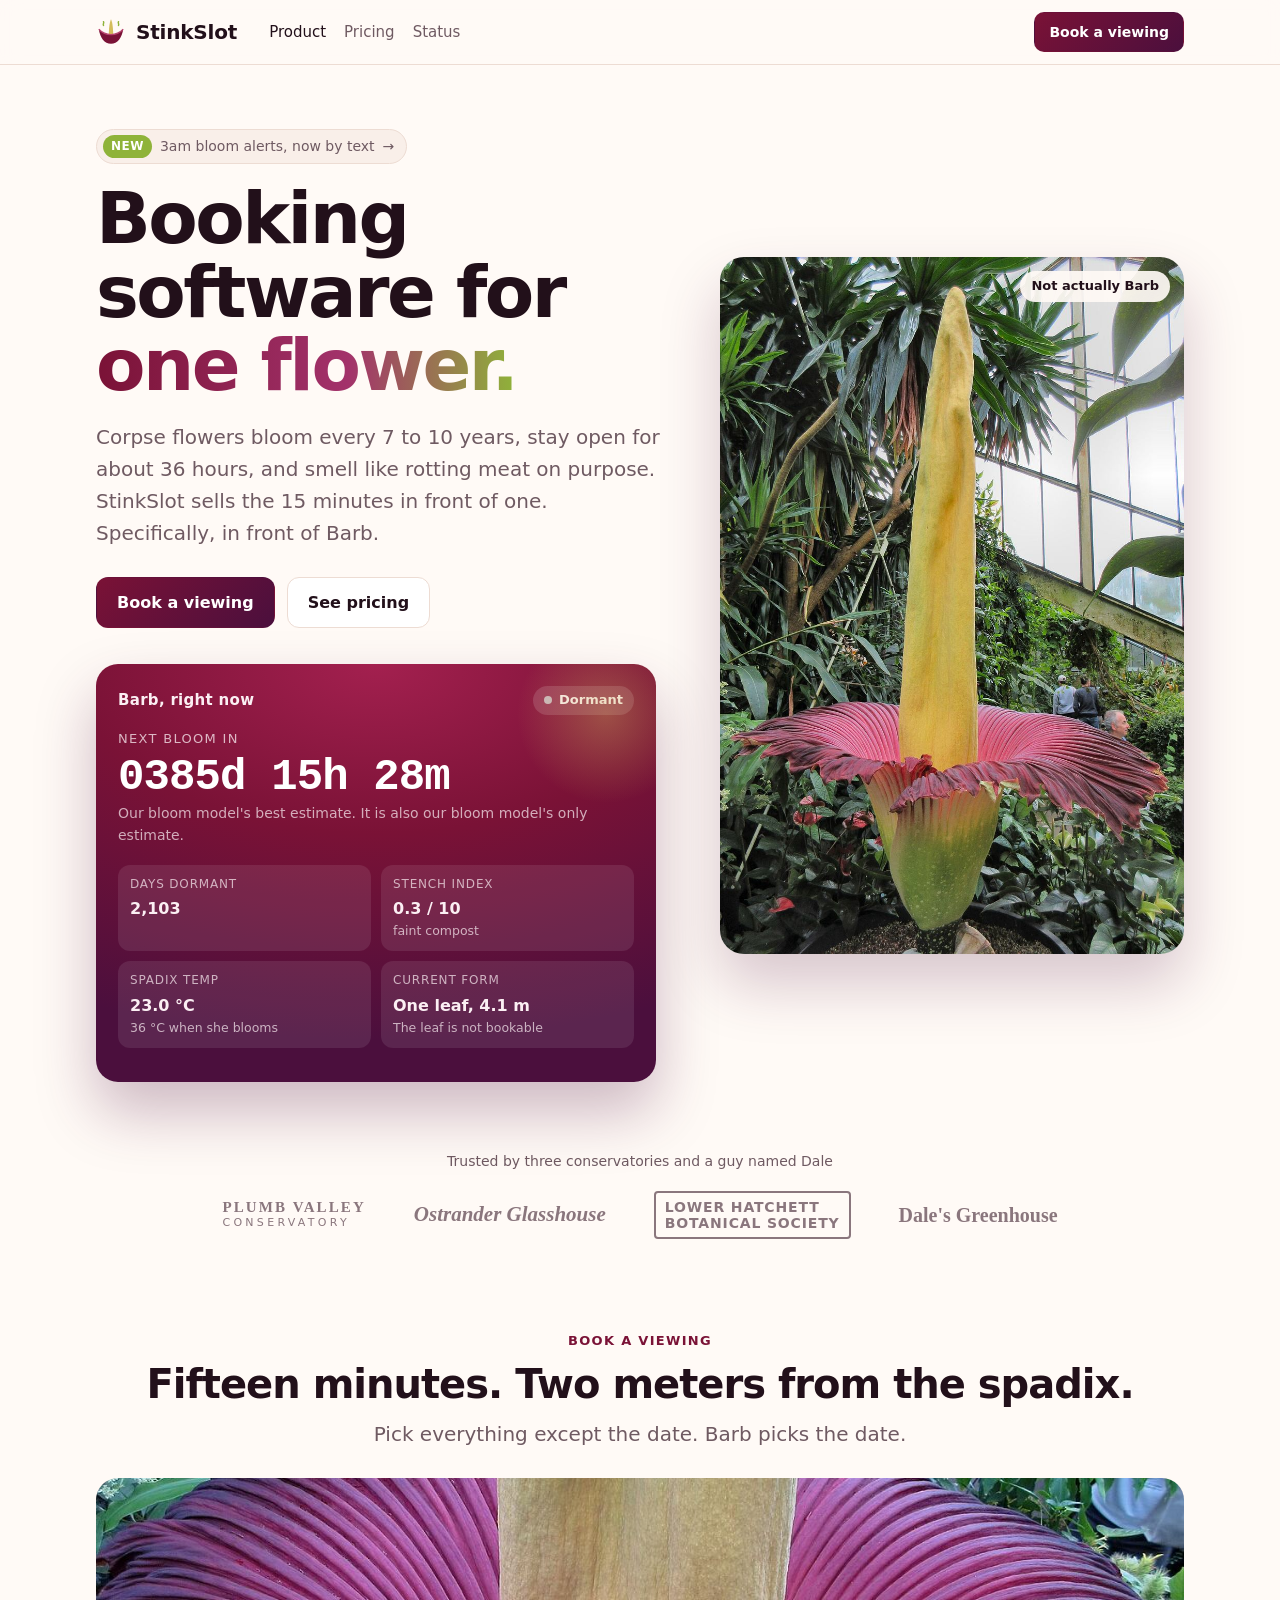
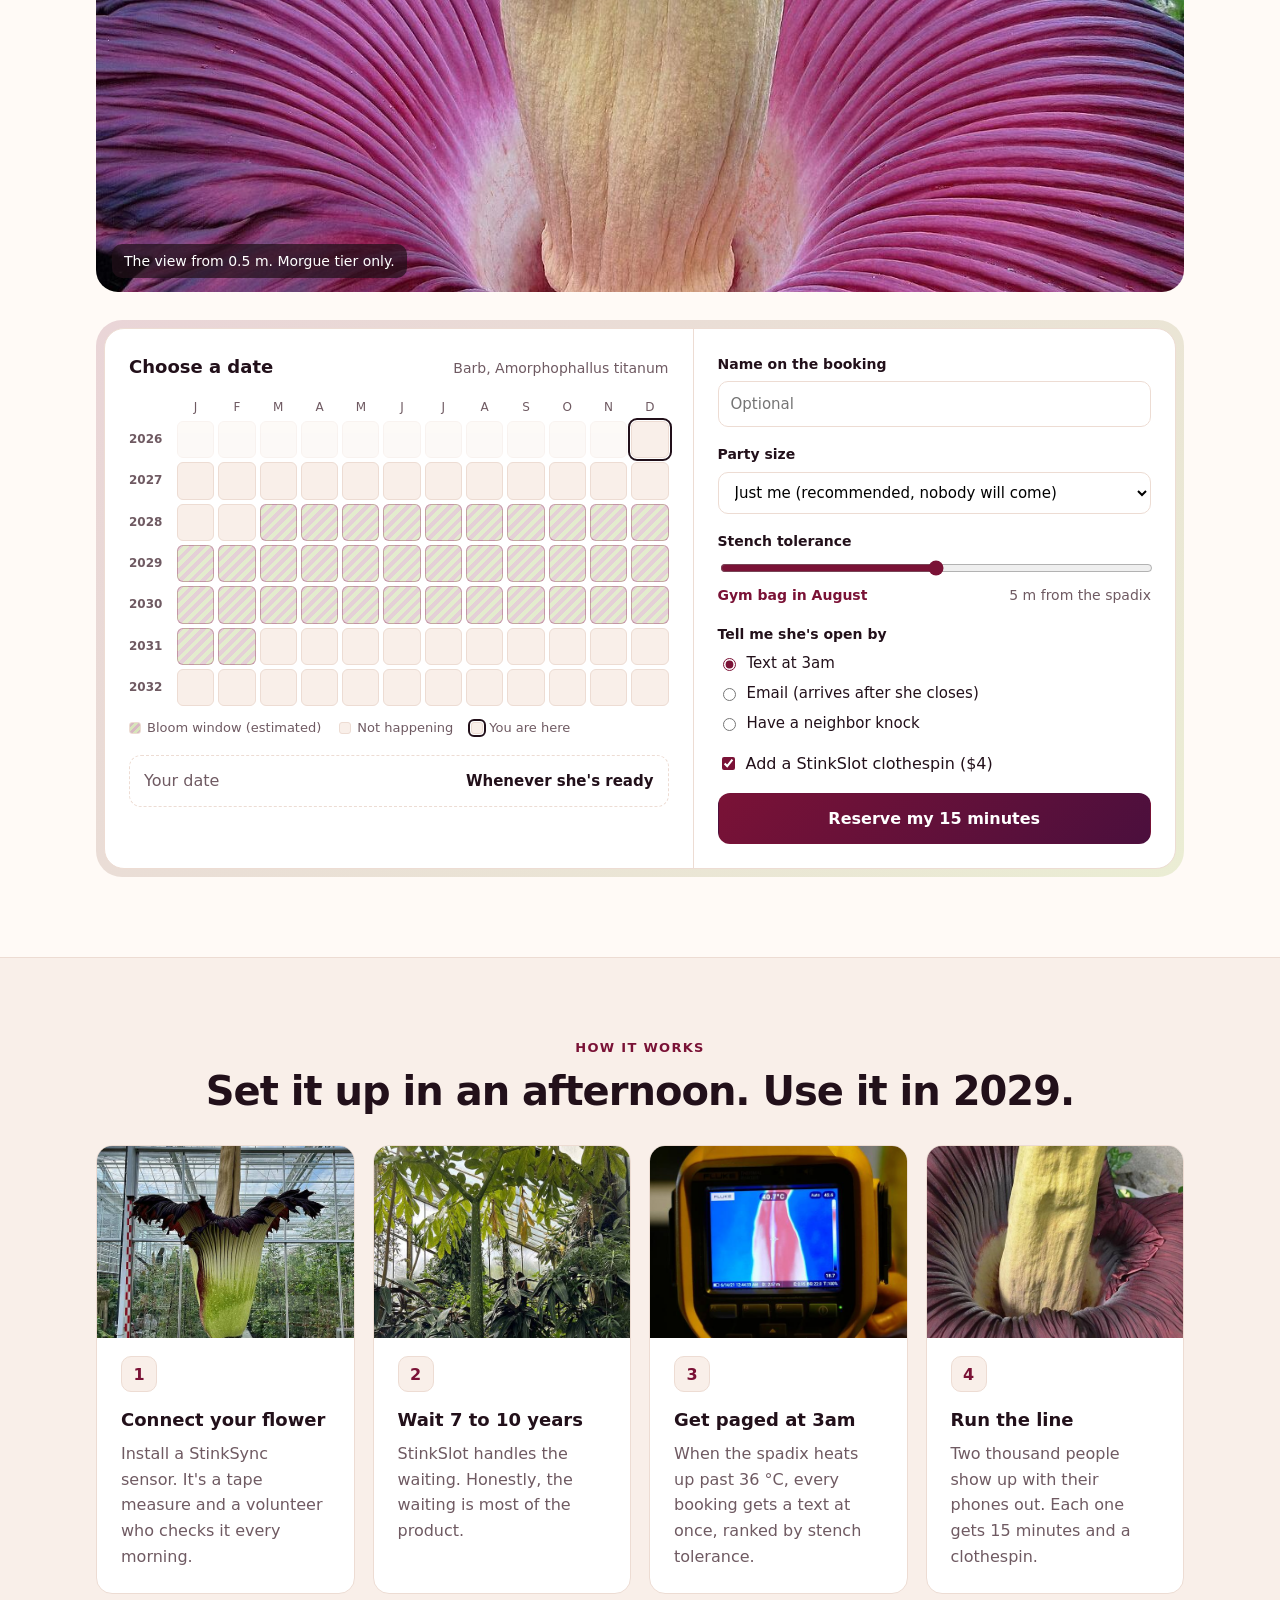
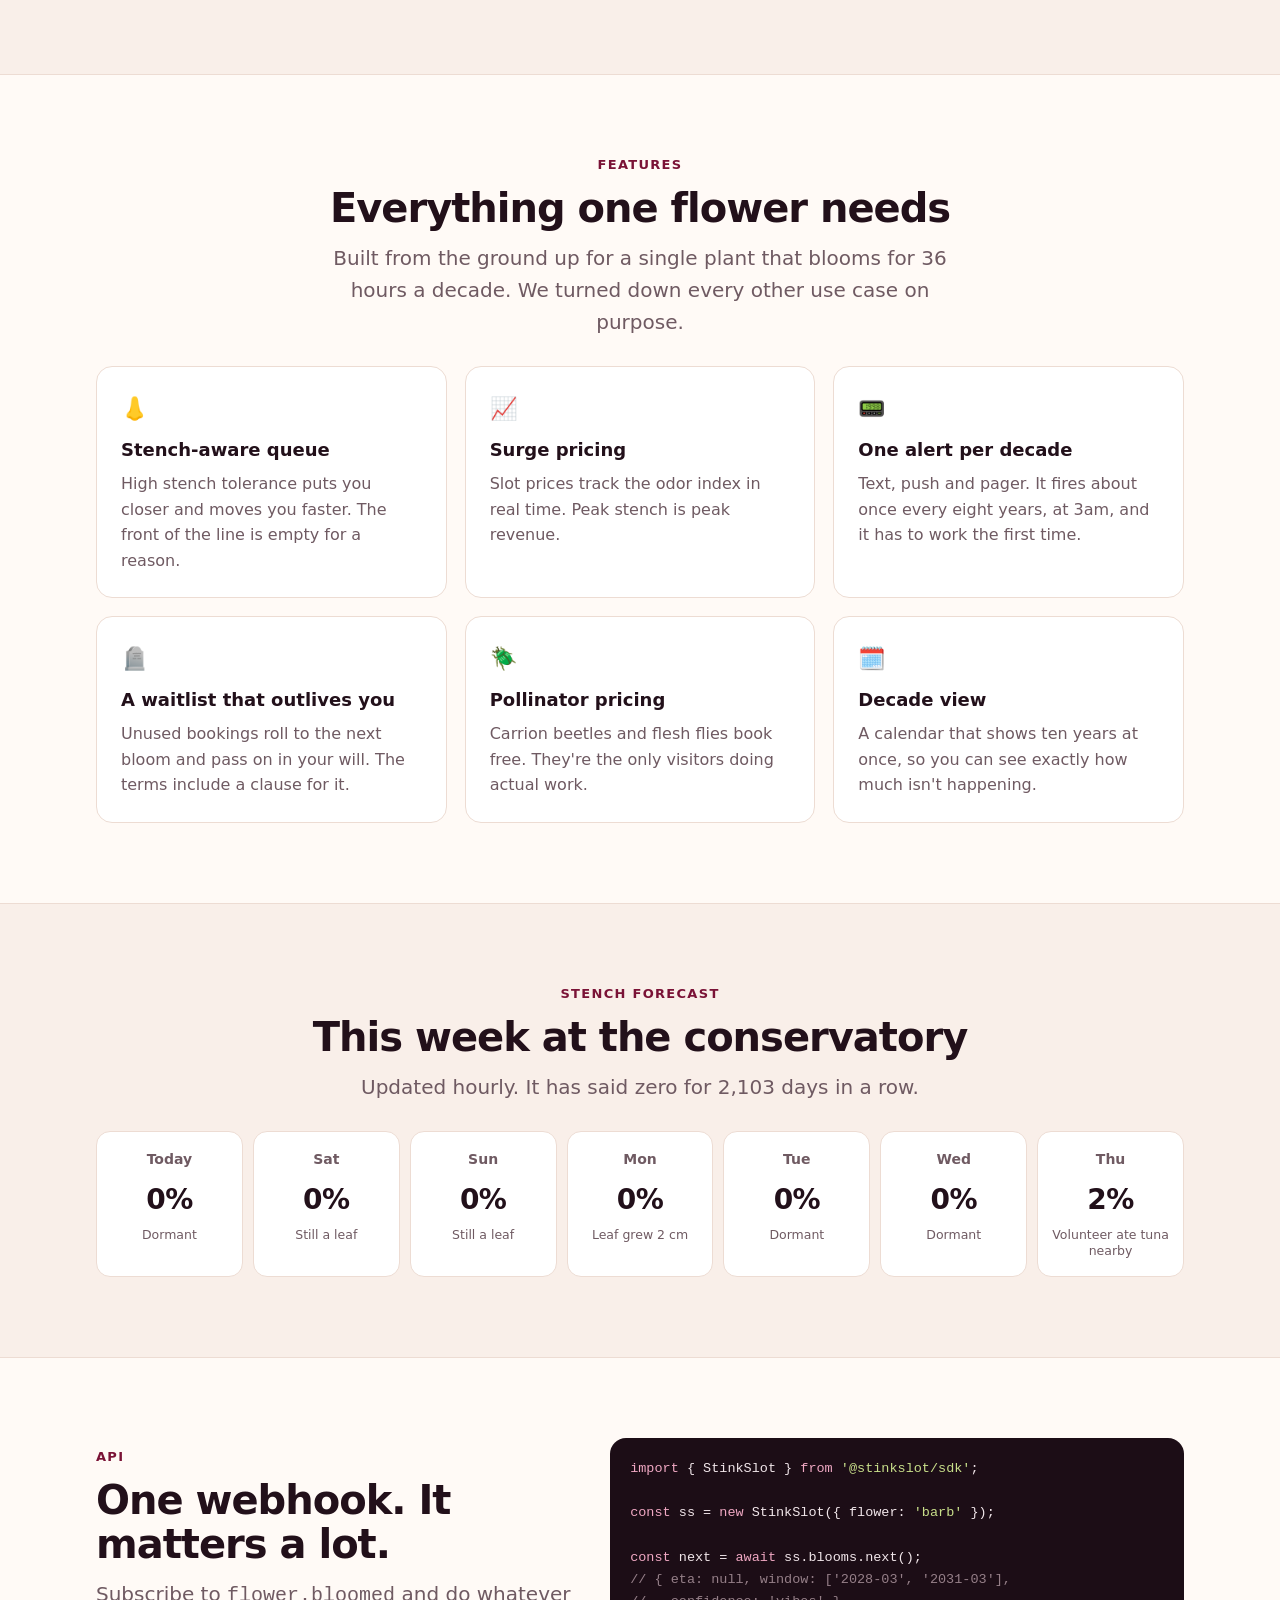
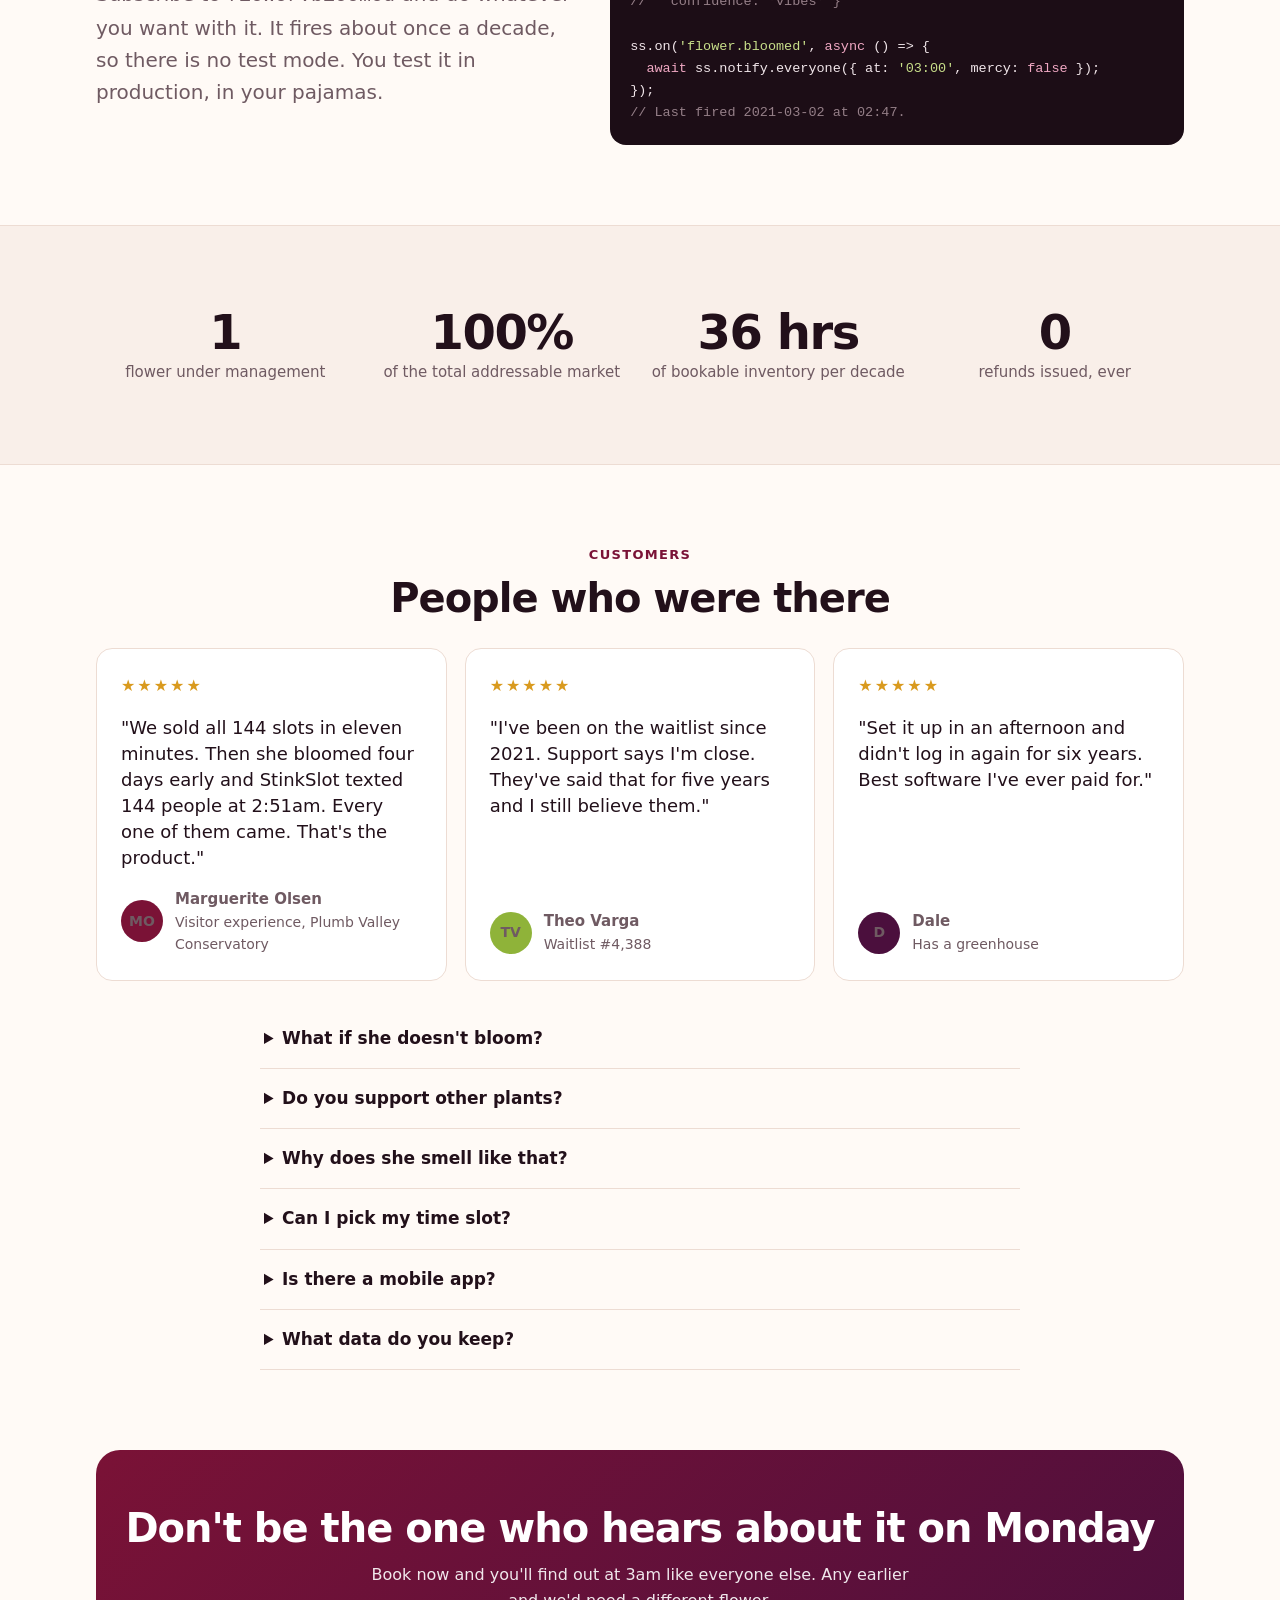
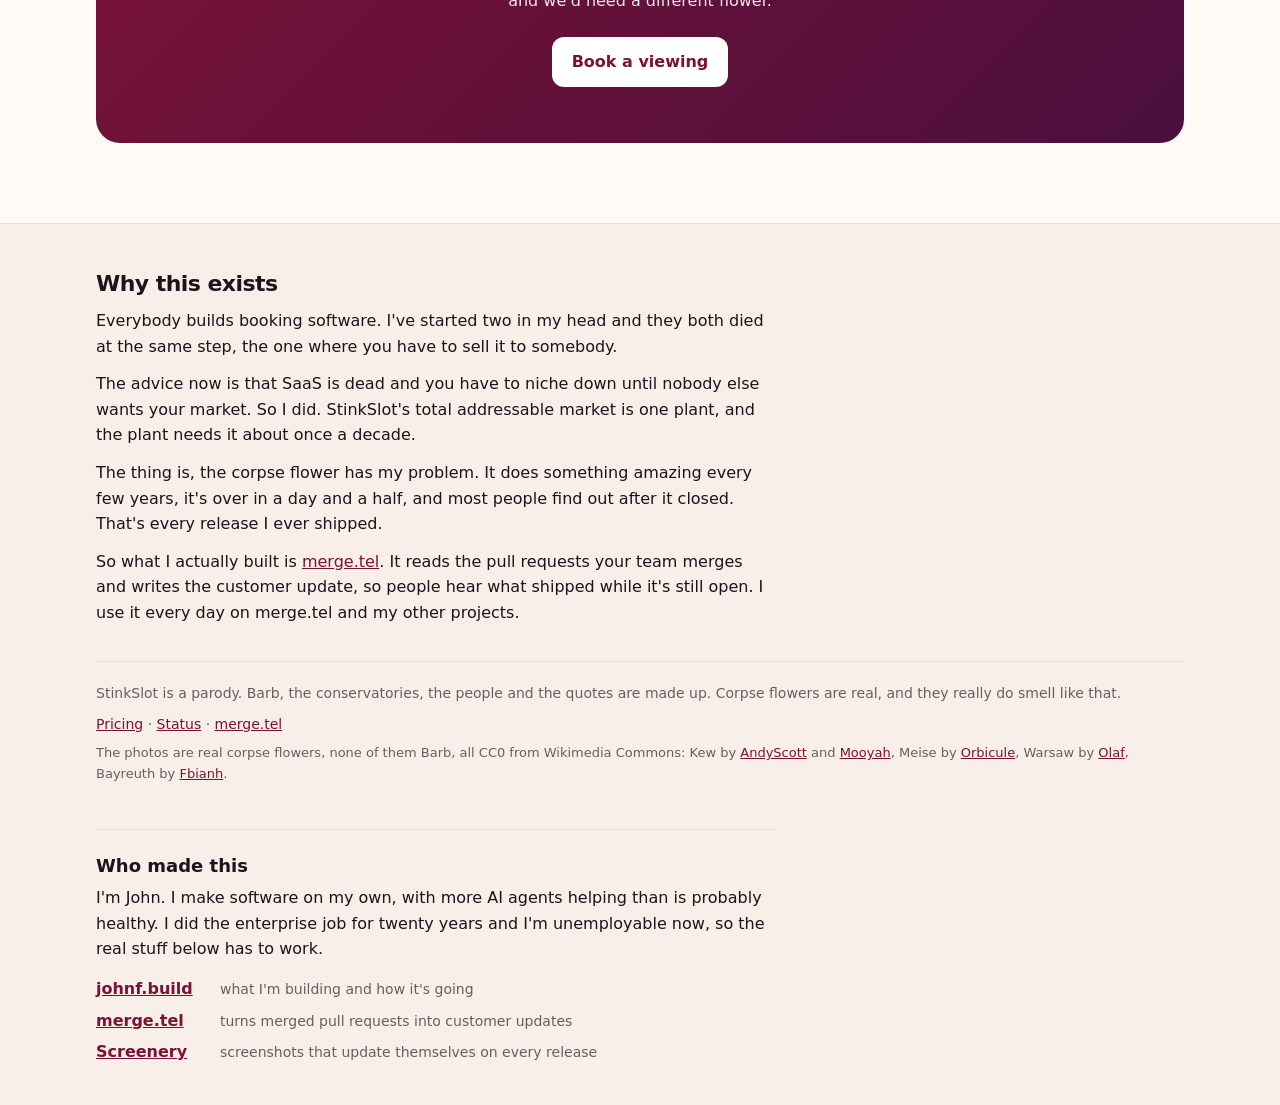
<file: index.html>
<!doctype html>
<html lang="en">
<head>
<meta charset="utf-8">
<meta name="viewport" content="width=device-width, initial-scale=1">
<title>StinkSlot · Booking software for one flower</title>
<meta name="description" content="StinkSlot books the 15-minute viewing slots in front of a corpse flower. It blooms every 7 to 10 years, stays open about 36 hours and smells like rotting meat. A parody.">
<meta property="og:title" content="StinkSlot · Booking software for one flower">
<meta property="og:description" content="Corpse flowers bloom every 7 to 10 years and smell like rotting meat. StinkSlot sells the 15 minutes in front of one. A parody.">
<meta property="og:image" content="https://mergetel.github.io/stinkslot/assets/og.png">
<meta property="og:type" content="website">
<meta name="twitter:card" content="summary_large_image">
<link rel="icon" href="assets/favicon.svg" type="image/svg+xml">
<link rel="stylesheet" href="assets/site.css">
<style>
  .hero { padding: 64px 0 40px; }
  .hero-grid { display: grid; grid-template-columns: 1.1fr .9fr; gap: 56px; align-items: center; }
  .hero .ctas { display: flex; flex-wrap: wrap; gap: 12px; }

  /* Hero photo */
  .hero-art { position: relative; }
  .hero-photo { position: relative; margin: 0; }
  .hero-photo img { display: block; width: 100%; height: auto; aspect-ratio: 2 / 3; object-fit: cover; object-position: 50% 50%; border-radius: 24px; box-shadow: 0 30px 60px rgba(75, 15, 61, .22); }
  .not-barb { position: absolute; top: 14px; right: 14px; padding: 5px 11px; border-radius: 999px; background: rgba(255, 250, 246, .92); color: var(--text); font-size: 13px; font-weight: 600; }
  .hero .live { margin-top: 36px; max-width: 560px; }

  /* Barb, right now */
  .live { position: relative; padding: 22px; border-radius: 22px; color: #fbeff3; background: radial-gradient(120% 90% at 50% 0%, #a3204f 0%, var(--brand) 45%, var(--brand-2) 100%); box-shadow: 0 30px 60px rgba(75, 15, 61, .28); overflow: hidden; }
  .live::after { content: ''; position: absolute; right: -40px; top: -40px; width: 180px; height: 180px; border-radius: 50%; background: radial-gradient(circle, rgba(212, 189, 92, .35), transparent 70%); }
  .live-top { display: flex; align-items: center; justify-content: space-between; gap: 12px; margin-bottom: 14px; }
  .live-top b { font-size: 15px; letter-spacing: .02em; }
  .pill { display: inline-flex; align-items: center; gap: 7px; padding: 4px 11px; border-radius: 999px; background: rgba(255, 255, 255, .14); font-size: 13px; font-weight: 600; }
  .pill i { width: 8px; height: 8px; border-radius: 50%; background: var(--dormant); }
  .count { margin: 4px 0 2px; font: 800 clamp(30px, 4.4vw, 44px)/1.05 ui-monospace, SFMono-Regular, Menlo, Consolas, monospace; letter-spacing: -.02em; font-variant-numeric: tabular-nums; color: #fff; }
  .count-label { margin: 0; font-size: 13px; text-transform: uppercase; letter-spacing: .1em; opacity: .75; }
  .live dl { display: grid; grid-template-columns: 1fr 1fr; gap: 10px; margin: 18px 0 12px; }
  .live dl div { padding: 10px 12px; border-radius: 12px; background: rgba(255, 255, 255, .09); }
  .live dt { font-size: 12px; text-transform: uppercase; letter-spacing: .07em; opacity: .7; }
  .live dd { margin: 2px 0 0; font-weight: 700; font-variant-numeric: tabular-nums; }
  .live dd small { display: block; font-weight: 500; opacity: .7; font-size: 12.5px; }
  .live .fine { color: rgba(251, 239, 243, .7); margin: 0; }

  /* The view */
  .view { margin: 0 0 28px; position: relative; }
  .view img { display: block; width: 100%; height: auto; aspect-ratio: 21 / 8; object-fit: cover; border-radius: 22px; }
  .view figcaption { position: absolute; left: 16px; bottom: 14px; padding: 6px 12px; border-radius: 10px; background: rgba(34, 16, 26, .72); color: #fff; font-size: 14px; }

  /* Logos */
  .logos { padding: 28px 0 12px; }
  .logos p { margin: 0 0 18px; color: var(--muted); font-size: 14px; text-align: center; }
  .logo-row { display: flex; flex-wrap: wrap; justify-content: center; align-items: center; gap: 18px 48px; color: #8a767d; }
  .logo-row span { white-space: nowrap; }
  .lg1 { font: 800 15px/1 Georgia, serif; letter-spacing: .14em; text-transform: uppercase; }
  .lg1 small { display: block; font: 500 11px/1.4 ui-sans-serif, system-ui; letter-spacing: .3em; }
  .lg2 { font: italic 600 21px/1 Georgia, serif; }
  .lg3 { font: 700 14px/1.15 ui-sans-serif, system-ui; text-transform: uppercase; letter-spacing: .06em; border: 2px solid currentColor; padding: 6px 9px; border-radius: 4px; }
  .lg4 { font: 700 20px/1 "Comic Sans MS", "Chalkboard SE", cursive; }

  /* Booking */
  .book { margin-top: 8px; padding: 8px; border-radius: 26px; background: linear-gradient(135deg, rgba(122, 18, 54, .16), rgba(143, 179, 57, .18)); }
  .book-inner { display: grid; grid-template-columns: minmax(0, 1.1fr) minmax(0, .9fr); background: #fff; border: 1px solid var(--line); border-radius: 20px; overflow: hidden; }
  .book-cal { padding: 24px; border-right: 1px solid var(--line); }
  .book-form { padding: 24px; display: grid; grid-template-columns: minmax(0, 1fr); gap: 16px; align-content: start; }
  .book h3 { display: flex; flex-wrap: wrap; align-items: baseline; justify-content: space-between; gap: 10px; }
  .book h3 span { color: var(--muted); font-size: 14px; font-weight: 500; }
  .decade { display: grid; grid-template-columns: 44px repeat(12, 1fr); gap: 4px; margin: 16px 0 12px; font-size: 12px; }
  .decade .yr { align-self: center; color: var(--muted); font-weight: 700; font-variant-numeric: tabular-nums; }
  .decade .mh { text-align: center; color: var(--muted); }
  .decade button { aspect-ratio: 1; min-width: 0; padding: 0; border: 1px solid var(--line); border-radius: 6px; background: var(--soft); cursor: pointer; }
  .decade button:hover { border-color: var(--brand); }
  .decade button.past { opacity: .35; }
  .decade button.win { background: repeating-linear-gradient(135deg, rgba(122, 18, 54, .2) 0 4px, rgba(143, 179, 57, .25) 4px 8px); border-color: rgba(122, 18, 54, .3); }
  .decade button.now { outline: 2px solid var(--text); outline-offset: 1px; }
  .legend { display: flex; flex-wrap: wrap; gap: 8px 18px; margin: 0; padding: 0; list-style: none; color: var(--muted); font-size: 13px; }
  .legend i { display: inline-block; width: 12px; height: 12px; margin-right: 6px; border-radius: 3px; vertical-align: -2px; background: var(--soft); border: 1px solid var(--line); }
  .legend .w i { background: repeating-linear-gradient(135deg, rgba(122, 18, 54, .3) 0 3px, rgba(143, 179, 57, .35) 3px 6px); }
  .legend .n i { outline: 2px solid var(--text); outline-offset: 1px; }
  .datebox { display: flex; flex-wrap: wrap; justify-content: space-between; align-items: center; gap: 12px; margin-top: 16px; padding: 12px 14px; border: 1px dashed var(--line); border-radius: 12px; }
  .datebox b { font-size: 15px; }

  .field { display: grid; grid-template-columns: minmax(0, 1fr); gap: 6px; }
  .field > label, .field > span { font-weight: 600; font-size: 14px; }
  .field input[type=text], .field select { width: 100%; min-width: 0; padding: 10px 12px; border: 1px solid var(--line); border-radius: 10px; font: inherit; font-size: 15px; background: #fff; }
  .field input[type=range] { width: 100%; accent-color: var(--brand); }
  .tol { display: flex; justify-content: space-between; gap: 10px; font-size: 14px; }
  .tol b { color: var(--brand); }
  .radios { display: grid; gap: 6px; font-size: 15px; }
  .radios label, .check { display: flex; align-items: center; gap: 8px; cursor: pointer; }
  .radios input, .check input { accent-color: var(--brand); }

  .ticket { display: none; grid-column: 1 / -1; padding: 28px 24px; border-top: 1px solid var(--line); background: linear-gradient(180deg, #fff6f1, #fff); }
  .ticket.on { display: block; animation: rise .5s ease both; }
  @keyframes rise { from { opacity: 0; transform: translateY(8px); } to { opacity: 1; transform: none; } }
  .ticket .label { margin: 0 0 6px; color: var(--muted); font-size: 13px; font-weight: 700; letter-spacing: .08em; text-transform: uppercase; }
  .ticket h3 { font-size: clamp(24px, 3.6vw, 34px); letter-spacing: -.02em; display: block; }
  .stub { display: grid; grid-template-columns: repeat(4, 1fr); gap: 10px; margin: 16px 0 14px; }
  .stub div { padding: 12px 14px; border: 1px solid var(--line); border-radius: 12px; background: #fff; }
  .stub dt { color: var(--muted); font-size: 12px; font-weight: 700; letter-spacing: .06em; text-transform: uppercase; }
  .stub dd { margin: 2px 0 0; font-weight: 700; }
  .ticket .actions { display: flex; flex-wrap: wrap; gap: 10px; margin-bottom: 10px; }

  /* Steps, features */
  .g4 { grid-template-columns: repeat(4, 1fr); }
  .step { overflow: hidden; }
  .step img { display: block; height: auto; max-width: none; width: calc(100% + 48px); margin: -24px -24px 18px; aspect-ratio: 4 / 3; object-fit: cover; }
  .step .n { display: grid; place-items: center; width: 36px; height: 36px; margin-bottom: 14px; border-radius: 10px; background: var(--soft); border: 1px solid var(--line); font-weight: 800; color: var(--brand); }
  .feat .ico { font-size: 22px; margin-bottom: 10px; }
  .feat p, .step p { margin: 0; color: var(--muted); }

  /* Forecast */
  .forecast { display: grid; grid-template-columns: repeat(7, 1fr); gap: 10px; margin-top: 28px; }
  .day { padding: 16px 10px; border: 1px solid var(--line); border-radius: 14px; background: #fff; text-align: center; }
  .day b { display: block; font-size: 14px; color: var(--muted); }
  .day .pct { display: block; margin: 8px 0 4px; font-size: 28px; font-weight: 800; letter-spacing: -.02em; }
  .day small { color: var(--muted); font-size: 12.5px; line-height: 1.3; display: block; }

  /* API */
  .api { display: grid; grid-template-columns: 1fr 1.2fr; gap: 36px; align-items: center; }
  pre.code { margin: 0; padding: 20px; border-radius: 16px; background: #1c0d16; color: #f1e6ea; font: 13.5px/1.65 ui-monospace, SFMono-Regular, Menlo, Consolas, monospace; overflow-x: auto; white-space: pre; }
  pre.code .c { color: #957f88; }
  pre.code .s { color: #c8df8a; }
  pre.code .k { color: #f0a8c3; }

  /* Stats */
  .stats { display: grid; grid-template-columns: repeat(4, 1fr); gap: 18px; text-align: center; }
  .stats b { display: block; font-size: clamp(30px, 5vw, 48px); letter-spacing: -.03em; line-height: 1.1; }
  .stats span { color: var(--muted); font-size: 15px; }

  /* Testimonials */
  .quote { display: flex; flex-direction: column; gap: 16px; }
  .quote blockquote { margin: 0; font-size: 18px; line-height: 1.45; font-weight: 500; }
  .who { display: flex; align-items: center; gap: 12px; margin-top: auto; }
  .av { display: grid; place-items: center; flex: none; width: 42px; height: 42px; border-radius: 50%; color: #fff; font-weight: 800; font-size: 15px; }
  .who b { display: block; font-size: 15px; }
  .who span { color: var(--muted); font-size: 14px; }
  .stars { color: var(--warn); letter-spacing: 2px; }

  /* FAQ */
  .faq { max-width: 760px; margin: 28px auto 0; }
  .faq details { border-bottom: 1px solid var(--line); padding: 16px 4px; }
  .faq summary { cursor: pointer; font-weight: 700; font-size: 17px; }
  .faq details p { margin: 10px 0 0; color: var(--muted); }

  .cta { padding: 56px 24px; border-radius: 24px; text-align: center; color: #fff; background: linear-gradient(135deg, var(--brand), var(--brand-2)); }
  .cta h2 { color: #fff; }
  .cta p { margin: 0 auto 24px; max-width: 540px; opacity: .9; }
  .cta .btn { background: #fff; color: var(--brand); border: 0; }

  @media (max-width: 960px) {
    .hero-grid, .book-inner, .api { grid-template-columns: minmax(0, 1fr); }
    .hero-art { max-width: 520px; margin: 0 auto; width: 100%; }
    .hero-photo img { aspect-ratio: 4 / 5; object-position: 50% 85%; }
    .view img { aspect-ratio: 16 / 9; }
    .book-cal { border-right: 0; border-bottom: 1px solid var(--line); }
    .g4 { grid-template-columns: repeat(2, 1fr); }
    .forecast { grid-template-columns: repeat(4, 1fr); }
    .stub { grid-template-columns: repeat(2, 1fr); }
    .stats { grid-template-columns: repeat(2, 1fr); }
  }
  @media (max-width: 560px) {
    .hero { padding-top: 40px; }
    .g4 { grid-template-columns: 1fr; }
    .forecast { grid-template-columns: repeat(2, 1fr); }
    .decade { grid-template-columns: 34px repeat(12, 1fr); gap: 2px; font-size: 10px; }
    .decade button { border-radius: 3px; }
  }
</style>
</head>
<body>
<header id="nav"></header>

<main>
  <section class="hero">
    <div class="wrap hero-grid">
      <div>
        <a class="eyebrow" href="status/"><b>NEW</b> <span>3am bloom alerts, now by text</span> →</a>
        <h1>Booking software for <span class="grad">one flower.</span></h1>
        <p class="lede">Corpse flowers bloom every 7 to 10 years, stay open for about 36 hours, and smell like rotting meat on purpose. StinkSlot sells the 15 minutes in front of one. Specifically, in front of Barb.</p>
        <div class="ctas">
          <a class="btn btn-primary" href="#book">Book a viewing</a>
          <a class="btn" href="pricing/">See pricing</a>
        </div>
      <aside class="live" aria-labelledby="live-h">
        <div class="live-top">
          <b id="live-h">Barb, right now</b>
          <span class="pill"><i></i> Dormant</span>
        </div>
        <p class="count-label">Next bloom in</p>
        <p class="count" id="countdown" aria-live="off">????d ??h ??m</p>
        <p class="fine">Our bloom model's best estimate. It is also our bloom model's only estimate.</p>
        <dl>
          <div><dt>Days dormant</dt><dd data-dormant>0</dd></div>
          <div><dt>Stench index</dt><dd><span id="stench">0.2</span> / 10<small>faint compost</small></dd></div>
          <div><dt>Spadix temp</dt><dd><span id="temp">23.8</span> °C<small>36 °C when she blooms</small></dd></div>
          <div><dt>Current form</dt><dd>One leaf, <span id="leaf">4.1</span> m<small>The leaf is not bookable</small></dd></div>
        </dl>
      </aside>
      </div>

      <div class="hero-art">
      <figure class="hero-photo">
        <img src="assets/photos/bloom.jpg" width="900" height="1349" alt="A corpse flower in full bloom: a tall pale yellow spadix rising out of a frilled spathe, green outside and deep pink inside, in a glasshouse">
        <span class="not-barb">Not actually Barb</span>
      </figure>
      </div>
    </div>
  </section>

  <section class="logos" aria-label="Customers">
    <div class="wrap">
      <p>Trusted by three conservatories and a guy named Dale</p>
      <div class="logo-row">
        <span class="lg1">Plumb Valley<small>Conservatory</small></span>
        <span class="lg2">Ostrander Glasshouse</span>
        <span class="lg3">Lower Hatchett<br>Botanical Society</span>
        <span class="lg4">Dale's Greenhouse</span>
      </div>
    </div>
  </section>

  <section class="block" id="book">
    <div class="wrap">
      <div class="center">
        <p class="kicker">Book a viewing</p>
        <h2>Fifteen minutes. Two meters from the spadix.</h2>
        <p class="lede">Pick everything except the date. Barb picks the date.</p>
      </div>

      <figure class="view">
        <img src="assets/photos/spadix.jpg" width="1280" height="615" loading="lazy" alt="Looking down into an open corpse flower: a thick yellow spadix in the middle of a ribbed, deep pink spathe">
        <figcaption>The view from 0.5 m. Morgue tier only.</figcaption>
      </figure>

      <div class="book">
        <form class="book-inner" id="form" autocomplete="off">
          <div class="book-cal">
            <h3>Choose a date <span>Barb, Amorphophallus titanum</span></h3>
            <div class="decade" id="decade" role="group" aria-label="Seven years of months"></div>
            <ul class="legend">
              <li class="w"><i></i>Bloom window (estimated)</li>
              <li><i></i>Not happening</li>
              <li class="n"><i></i>You are here</li>
            </ul>
            <div class="datebox">
              <span class="muted">Your date</span>
              <b>Whenever she's ready</b>
            </div>
          </div>

          <div class="book-form">
            <div class="field">
              <label for="name">Name on the booking</label>
              <input type="text" id="name" maxlength="40" placeholder="Optional" spellcheck="false">
            </div>
            <div class="field">
              <label for="party">Party size</label>
              <select id="party">
                <option value="1">Just me (recommended, nobody will come)</option>
                <option value="2">2 people</option>
                <option value="3">3 people</option>
                <option value="4">4 people</option>
                <option value="30">A school group (please don't)</option>
              </select>
            </div>
            <div class="field">
              <label for="tol">Stench tolerance</label>
              <input type="range" id="tol" min="1" max="5" step="1" value="3">
              <div class="tol"><b id="tol-name">Gym bag in August</b><span class="muted" id="tol-dist">5 m from the spadix</span></div>
            </div>
            <div class="field">
              <span>Tell me she's open by</span>
              <div class="radios">
                <label><input type="radio" name="notify" value="Text at 3am" checked> Text at 3am</label>
                <label><input type="radio" name="notify" value="Email, after she closes"> Email (arrives after she closes)</label>
                <label><input type="radio" name="notify" value="A neighbor knocks"> Have a neighbor knock</label>
              </div>
            </div>
            <label class="check"><input type="checkbox" id="pin" checked> Add a StinkSlot clothespin ($4)</label>
            <button class="btn btn-primary" id="go" type="submit">Reserve my 15 minutes</button>
          </div>

          <div class="ticket" id="ticket" aria-live="polite">
            <p class="label">Booking <span id="t-id">SS-000000</span></p>
            <h3 id="t-head">You're booked. Probably.</h3>
            <dl class="stub">
              <div><dt>When</dt><dd>Mar 2028 to Mar 2031</dd></div>
              <div><dt>Time</dt><dd>15 min, likely 1am to 5am</dd></div>
              <div><dt>Place in line</dt><dd id="t-pos">#4,812</dd></div>
              <div><dt>Distance</dt><dd id="t-dist">5 m</dd></div>
              <div><dt>Alert</dt><dd id="t-alert">Text at 3am</dd></div>
              <div><dt>Party</dt><dd id="t-party">1</dd></div>
              <div><dt>Refundable</dt><dd>No</dd></div>
              <div><dt>Transferable</dt><dd>In your will</dd></div>
            </dl>
            <div class="actions">
              <button class="btn btn-primary" id="ics" type="button">Add to calendar</button>
              <button class="btn" id="copy" type="button">Copy booking</button>
              <button class="btn" id="again" type="button">Book another</button>
            </div>
            <p class="fine" id="t-note">The calendar event is all day for three years. Your phone will be fine.</p>
          </div>
        </form>
      </div>
    </div>
  </section>

  <section class="block soft">
    <div class="wrap">
      <div class="center">
        <p class="kicker">How it works</p>
        <h2>Set it up in an afternoon. Use it in 2029.</h2>
      </div>
      <div class="grid g4" style="margin-top:32px">
        <div class="card step"><img src="assets/photos/measure.jpg" width="640" height="853" loading="lazy" style="object-position:50% 45%" alt="An open corpse flower in a pot, with a measuring stick standing next to it"><div class="n">1</div><h3>Connect your flower</h3><p>Install a StinkSync sensor. It's a tape measure and a volunteer who checks it every morning.</p></div>
        <div class="card step"><img src="assets/photos/leaf.jpg" width="640" height="853" loading="lazy" style="object-position:50% 30%" alt="A corpse flower in its leaf stage: one tall stalk with a spreading canopy of leaflets, like a small tree"><div class="n">2</div><h3>Wait 7 to 10 years</h3><p>StinkSlot handles the waiting. Honestly, the waiting is most of the product.</p></div>
        <div class="card step"><img src="assets/photos/thermal.jpg" width="640" height="426" loading="lazy" alt="A hand holding a thermal camera pointed at a blooming corpse flower, the screen reading 40.7 degrees Celsius"><div class="n">3</div><h3>Get paged at 3am</h3><p>When the spadix heats up past 36 °C, every booking gets a text at once, ranked by stench tolerance.</p></div>
        <div class="card step"><img src="assets/photos/frill.jpg" width="640" height="424" loading="lazy" alt="Close-up of the base of a corpse flower spadix inside the purple, frilled spathe"><div class="n">4</div><h3>Run the line</h3><p>Two thousand people show up with their phones out. Each one gets 15 minutes and a clothespin.</p></div>
      </div>
    </div>
  </section>

  <section class="block">
    <div class="wrap">
      <div class="center">
        <p class="kicker">Features</p>
        <h2>Everything one flower needs</h2>
        <p class="lede">Built from the ground up for a single plant that blooms for 36 hours a decade. We turned down every other use case on purpose.</p>
      </div>
      <div class="grid g3">
        <div class="card feat"><div class="ico" aria-hidden="true">👃</div><h3>Stench-aware queue</h3><p>High stench tolerance puts you closer and moves you faster. The front of the line is empty for a reason.</p></div>
        <div class="card feat"><div class="ico" aria-hidden="true">📈</div><h3>Surge pricing</h3><p>Slot prices track the odor index in real time. Peak stench is peak revenue.</p></div>
        <div class="card feat"><div class="ico" aria-hidden="true">📟</div><h3>One alert per decade</h3><p>Text, push and pager. It fires about once every eight years, at 3am, and it has to work the first time.</p></div>
        <div class="card feat"><div class="ico" aria-hidden="true">🪦</div><h3>A waitlist that outlives you</h3><p>Unused bookings roll to the next bloom and pass on in your will. The terms include a clause for it.</p></div>
        <div class="card feat"><div class="ico" aria-hidden="true">🪲</div><h3>Pollinator pricing</h3><p>Carrion beetles and flesh flies book free. They're the only visitors doing actual work.</p></div>
        <div class="card feat"><div class="ico" aria-hidden="true">🗓️</div><h3>Decade view</h3><p>A calendar that shows ten years at once, so you can see exactly how much isn't happening.</p></div>
      </div>
    </div>
  </section>

  <section class="block soft">
    <div class="wrap">
      <div class="center">
        <p class="kicker">Stench forecast</p>
        <h2>This week at the conservatory</h2>
        <p class="lede">Updated hourly. It has said zero for <span data-dormant>0</span> days in a row.</p>
      </div>
      <div class="forecast" id="forecast"></div>
    </div>
  </section>

  <section class="block">
    <div class="wrap api">
      <div>
        <p class="kicker">API</p>
        <h2>One webhook. It matters a lot.</h2>
        <p class="lede">Subscribe to <code>flower.bloomed</code> and do whatever you want with it. It fires about once a decade, so there is no test mode. You test it in production, in your pajamas.</p>
      </div>
      <pre class="code" aria-label="Code sample"><span class="k">import</span> { StinkSlot } <span class="k">from</span> <span class="s">'@stinkslot/sdk'</span>;

<span class="k">const</span> ss = <span class="k">new</span> StinkSlot({ flower: <span class="s">'barb'</span> });

<span class="k">const</span> next = <span class="k">await</span> ss.blooms.next();
<span class="c">// { eta: null, window: ['2028-03', '2031-03'],</span>
<span class="c">//   confidence: 'vibes' }</span>

ss.on(<span class="s">'flower.bloomed'</span>, <span class="k">async</span> () =&gt; {
  <span class="k">await</span> ss.notify.everyone({ at: <span class="s">'03:00'</span>, mercy: <span class="k">false</span> });
});
<span class="c">// Last fired 2021-03-02 at 02:47.</span></pre>
    </div>
  </section>

  <section class="block soft">
    <div class="wrap stats">
      <div><b>1</b><span>flower under management</span></div>
      <div><b>100%</b><span>of the total addressable market</span></div>
      <div><b>36 hrs</b><span>of bookable inventory per decade</span></div>
      <div><b>0</b><span>refunds issued, ever</span></div>
    </div>
  </section>

  <section class="block">
    <div class="wrap">
      <div class="center">
        <p class="kicker">Customers</p>
        <h2>People who were there</h2>
      </div>
      <div class="grid g3" style="margin-top:28px">
        <figure class="card quote" style="margin:0">
          <div class="stars" aria-label="5 stars">★★★★★</div>
          <blockquote>"We sold all 144 slots in eleven minutes. Then she bloomed four days early and StinkSlot texted 144 people at 2:51am. Every one of them came. That's the product."</blockquote>
          <figcaption class="who"><span class="av" style="background:#7a1236">MO</span><span><b>Marguerite Olsen</b><span>Visitor experience, Plumb Valley Conservatory</span></span></figcaption>
        </figure>
        <figure class="card quote" style="margin:0">
          <div class="stars" aria-label="5 stars">★★★★★</div>
          <blockquote>"I've been on the waitlist since 2021. Support says I'm close. They've said that for five years and I still believe them."</blockquote>
          <figcaption class="who"><span class="av" style="background:#8fb339">TV</span><span><b>Theo Varga</b><span>Waitlist #4,388</span></span></figcaption>
        </figure>
        <figure class="card quote" style="margin:0">
          <div class="stars" aria-label="5 stars">★★★★★</div>
          <blockquote>"Set it up in an afternoon and didn't log in again for six years. Best software I've ever paid for."</blockquote>
          <figcaption class="who"><span class="av" style="background:#4b0f3d">D</span><span><b>Dale</b><span>Has a greenhouse</span></span></figcaption>
        </figure>
      </div>

      <div class="faq">
        <details>
          <summary>What if she doesn't bloom?</summary>
          <p>Your booking rolls over to the next bloom. If that's after you die, it goes to whoever you named in your will. The booking form has a clause for this, which you agreed to.</p>
        </details>
        <details>
          <summary>Do you support other plants?</summary>
          <p>No. Booking software for everyone is the most crowded market in software. Booking software for one specific flower in one specific glasshouse has no competitors at all. We checked. The 17-year cicada came up, and we decided it's a different vertical.</p>
        </details>
        <details>
          <summary>Why does she smell like that?</summary>
          <p>When Barb blooms she heats her spadix to about body temperature and pushes out dimethyl trisulfide, which smells like rotting meat, and isovaleric acid, which smells like feet. It brings in carrion beetles. It's working as designed.</p>
        </details>
        <details>
          <summary>Can I pick my time slot?</summary>
          <p>No. Barb opens when she opens, usually at night. You get 15 minutes, and the time is in the text.</p>
        </details>
        <details>
          <summary>Is there a mobile app?</summary>
          <p>There's a push notification. It fires once a decade at 3am. That's the app.</p>
        </details>
        <details>
          <summary>What data do you keep?</summary>
          <p>Your name, your phone number and your stench tolerance. The tolerance is the sensitive one. Nothing on this page is actually sent anywhere, because StinkSlot isn't real.</p>
        </details>
      </div>
    </div>
  </section>

  <section class="wrap" style="padding-bottom:40px">
    <div class="cta">
      <h2>Don't be the one who hears about it on Monday</h2>
      <p>Book now and you'll find out at 3am like everyone else. Any earlier and we'd need a different flower.</p>
      <a class="btn" href="#book">Book a viewing</a>
    </div>
  </section>
</main>

<footer id="foot"></footer>
<script src="assets/site.js"></script>
<script>
(() => {
  const B = window.BARB;
  const $ = (id) => document.getElementById(id);
  const now = new Date();

  // A small seeded random, so the live numbers hold still for a day.
  let seed = Math.floor(now.getTime() / 86400000);
  const rand = () => { seed = (seed * 1103515245 + 12345) % 2147483648; return seed / 2147483648; };

  $('stench').textContent = (0.1 + rand() * 0.3).toFixed(1);
  $('temp').textContent = (22.6 + rand() * 2.2).toFixed(1);
  $('leaf').textContent = (3.8 + rand() * 0.8).toFixed(1);

  // The countdown never settles on a number.
  const pad = (n, w) => String(n).padStart(w, '0');
  const r = (max) => Math.floor(Math.random() * max);
  const tick = () => { $('countdown').textContent = `${pad(r(3650), 4)}d ${pad(r(24), 2)}h ${pad(r(60), 2)}m`; };
  if (!matchMedia('(prefers-reduced-motion: reduce)').matches) setInterval(tick, 90);
  else $('countdown').textContent = 'Unknown';

  // Seven years of months. Every one of them is a button, none of them work.
  const MONTHS = ['J', 'F', 'M', 'A', 'M', 'J', 'J', 'A', 'S', 'O', 'N', 'D'];
  const NAMES = ['January', 'February', 'March', 'April', 'May', 'June', 'July', 'August', 'September', 'October', 'November', 'December'];
  const firstYear = now.getFullYear();
  const dec = $('decade');
  dec.insertAdjacentHTML('beforeend', '<span></span>' + MONTHS.map((m) => `<span class="mh" aria-hidden="true">${m}</span>`).join(''));
  for (let y = firstYear; y < firstYear + 7; y++) {
    dec.insertAdjacentHTML('beforeend', `<span class="yr">${y}</span>`);
    for (let m = 0; m < 12; m++) {
      const d = new Date(y, m, 15);
      const cls = [];
      if (d >= B.windowStart && d < B.windowEnd) cls.push('win');
      if (y === now.getFullYear() && m === now.getMonth()) cls.push('now');
      else if (d < now) cls.push('past');
      const what = cls.includes('win') ? 'in the bloom window' : 'not happening';
      dec.insertAdjacentHTML('beforeend', `<button type="button" class="${cls.join(' ')}" aria-label="${NAMES[m]} ${y}, ${what}"></button>`);
    }
  }
  const NOPE = [
    'Barb picks the date. You get a text.',
    "That month is open. Barb just isn't.",
    "Choosing a date is an Enterprise feature. Barb isn't on Enterprise.",
    "We'll pass it on to Barb. She doesn't read.",
    'You can look at the calendar. Looking is free.',
  ];
  let nope = 0;
  dec.addEventListener('click', (e) => {
    if (e.target.tagName !== 'BUTTON') return;
    window.toast(NOPE[nope++ % NOPE.length]);
  });

  // Stench tolerance.
  const TOL = [
    ['Scented candle', 15],
    ["Teenager's bedroom", 9],
    ['Gym bag in August', 5],
    ['Dumpster behind a fish market', 2],
    ["I've worked in a morgue", 0.5],
  ];
  const tol = $('tol');
  const showTol = () => {
    const [name, m] = TOL[tol.value - 1];
    $('tol-name').textContent = name;
    $('tol-dist').textContent = `${m} m from the spadix`;
  };
  tol.addEventListener('input', showTol);
  showTol();

  // Stench forecast, a week from today.
  const DAYS = ['Sun', 'Mon', 'Tue', 'Wed', 'Thu', 'Fri', 'Sat'];
  const NOTES = ['Dormant', 'Still a leaf', 'Dormant', 'Leaf grew 2 cm', 'Dormant', 'Dormant', 'Still a leaf'];
  const tuna = 2 + Math.floor(rand() * 5);
  $('forecast').innerHTML = Array.from({ length: 7 }, (_, i) => {
    const d = new Date(now.getTime() + i * 86400000);
    const note = i === tuna ? 'Volunteer ate tuna nearby' : NOTES[(d.getDate() + i) % NOTES.length];
    const pct = i === tuna ? 2 : 0;
    return `<div class="day"><b>${i === 0 ? 'Today' : DAYS[d.getDay()]}</b><span class="pct">${pct}%</span><small>${note}</small></div>`;
  }).join('');

  // The booking.
  let booking = null;
  const form = $('form');
  const go = $('go');
  form.addEventListener('submit', (e) => {
    e.preventDefault();
    go.disabled = true;
    go.textContent = 'Checking with Barb…';
    setTimeout(() => { go.textContent = "Barb didn't answer. Booking anyway…"; }, 1100);
    setTimeout(() => {
      const t = Number(tol.value);
      const name = $('name').value.trim();
      const party = $('party');
      const id = 'SS-' + String(Math.floor(100000 + Math.random() * 900000));
      let pos = 4200 + Math.floor(Math.random() * 1400);
      if (t === 5) pos -= 1200;
      const alert = form.querySelector('input[name=notify]:checked').value;
      booking = { id, name, pos, dist: TOL[t - 1][1], alert, party: party.options[party.selectedIndex].text };

      $('t-id').textContent = id;
      $('t-head').textContent = name ? `${name}, you're booked. Probably.` : "You're booked. Probably.";
      $('t-pos').textContent = '#' + pos.toLocaleString('en-US');
      $('t-dist').textContent = `${booking.dist} m`;
      $('t-alert').textContent = alert;
      $('t-party').textContent = party.value === '30' ? 'A school group' : party.value;
      const notes = ['The calendar event is all day for three years. Your phone will be fine.'];
      if (t === 5) notes.push('Morgue tier skips 1,200 people, because nobody else wants to stand that close.');
      if (party.value === '30') notes.push("We've told the conservatory. They said \"oh no.\"");
      if ($('pin').checked) notes.push('Your clothespin ships when she blooms.');
      $('t-note').textContent = notes.join(' ');

      $('ticket').classList.add('on');
      $('ticket').scrollIntoView({ behavior: 'smooth', block: 'nearest' });
      go.disabled = false;
      go.textContent = 'Reserve my 15 minutes';
    }, 2300);
  });

  const ymd = (d) => `${d.getFullYear()}${pad(d.getMonth() + 1, 2)}${pad(d.getDate(), 2)}`;
  $('ics').addEventListener('click', () => {
    if (!booking) return;
    const stamp = new Date().toISOString().replace(/[-:]/g, '').replace(/\.\d+/, '');
    const ics = [
      'BEGIN:VCALENDAR',
      'VERSION:2.0',
      'PRODID:-//StinkSlot//Parody//EN',
      'BEGIN:VEVENT',
      `UID:${booking.id}@stinkslot`,
      `DTSTAMP:${stamp}`,
      `DTSTART;VALUE=DATE:${ymd(B.windowStart)}`,
      `DTEND;VALUE=DATE:${ymd(B.windowEnd)}`,
      'SUMMARY:Corpse flower might bloom (StinkSlot)',
      `DESCRIPTION:Booking ${booking.id}. Your 15 minutes is somewhere in here. Bring a clothespin. StinkSlot is a parody.`,
      'END:VEVENT',
      'END:VCALENDAR',
    ].join('\r\n');
    const a = document.createElement('a');
    a.href = URL.createObjectURL(new Blob([ics], { type: 'text/calendar' }));
    a.download = `stinkslot-${booking.id}.ics`;
    a.click();
    setTimeout(() => URL.revokeObjectURL(a.href), 1000);
  });

  $('copy').addEventListener('click', async () => {
    if (!booking) return;
    const text = `I booked 15 minutes in front of a corpse flower. Date: whenever she's ready (2028 to 2031). Place in line: #${booking.pos.toLocaleString('en-US')}. Booking ${booking.id}. https://${window.SITE}/ (a parody)`;
    try { await navigator.clipboard.writeText(text); window.toast('Copied. Brag responsibly.'); }
    catch { window.toast("Your browser won't let this page copy. Select the booking and copy it by hand."); }
  });

  $('again').addEventListener('click', () => {
    $('ticket').classList.remove('on');
    form.reset();
    showTol();
    $('book').scrollIntoView({ behavior: 'smooth' });
  });
})();
</script>
</body>
</html>
</file>
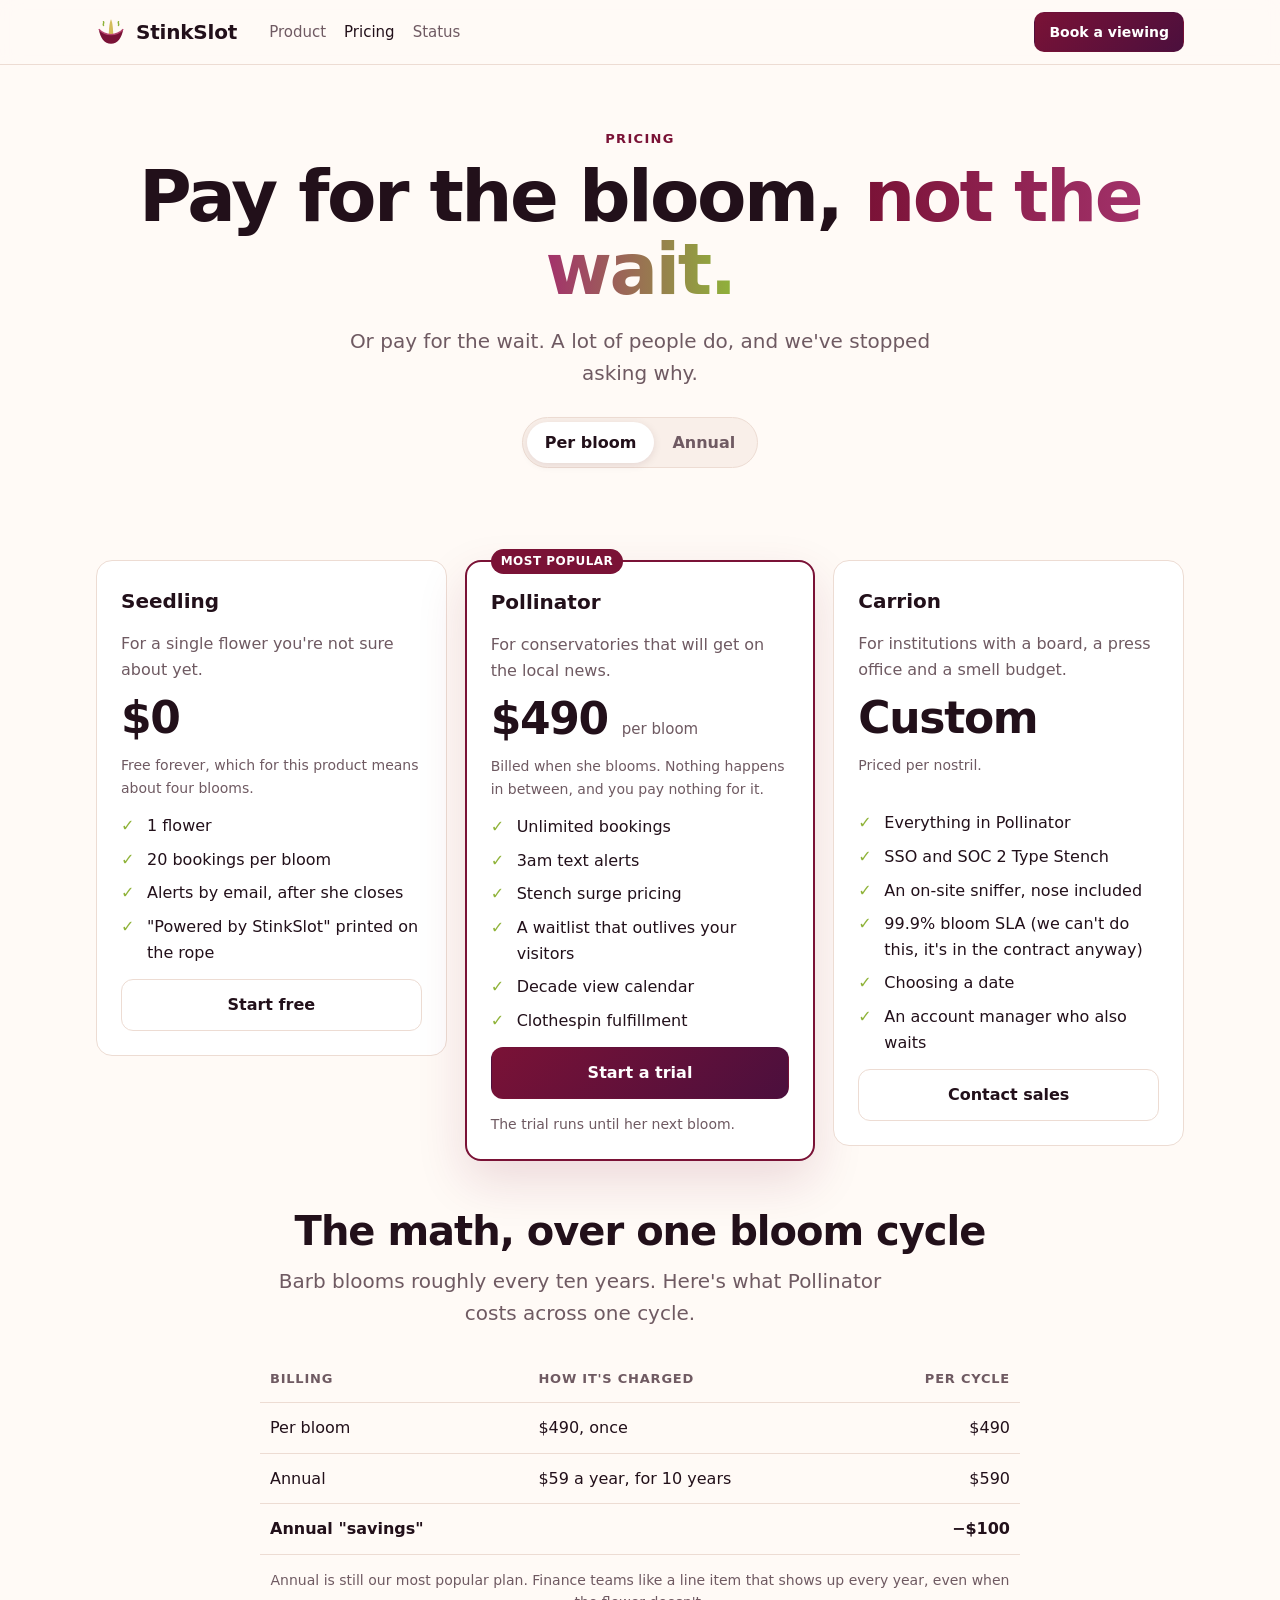
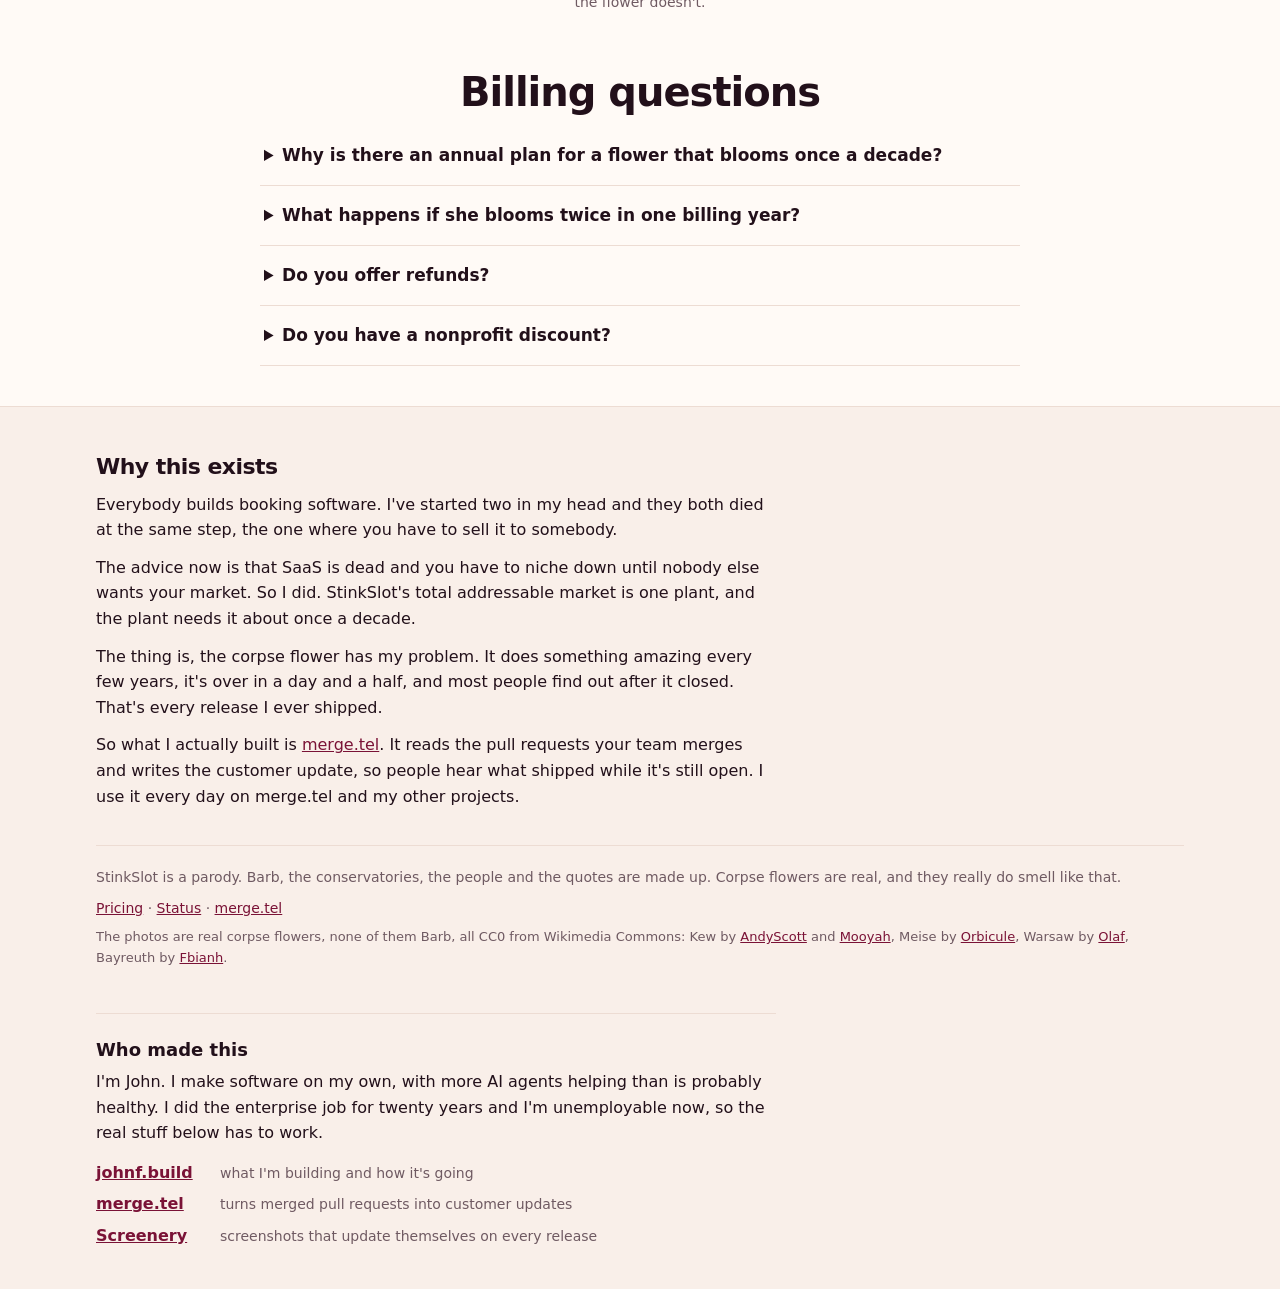
<file: pricing/index.html>
<!doctype html>
<html lang="en">
<head>
<meta charset="utf-8">
<meta name="viewport" content="width=device-width, initial-scale=1">
<title>Pricing · StinkSlot</title>
<meta name="description" content="StinkSlot pricing. Pay per bloom, or pay every year including the nine where nothing happens. A parody.">
<meta property="og:title" content="Pricing · StinkSlot">
<meta property="og:image" content="https://mergetel.github.io/stinkslot/assets/og.png">
<meta name="twitter:card" content="summary_large_image">
<link rel="icon" href="../assets/favicon.svg" type="image/svg+xml">
<link rel="stylesheet" href="../assets/site.css">
<style>
  .top { padding: 64px 0 24px; text-align: center; }
  .top .lede { margin-left: auto; margin-right: auto; }
  .toggle { display: inline-flex; padding: 4px; border-radius: 999px; background: var(--soft); border: 1px solid var(--line); }
  .toggle button { padding: 8px 18px; border: 0; border-radius: 999px; background: transparent; font: inherit; font-weight: 600; color: var(--muted); cursor: pointer; }
  .toggle button[aria-pressed=true] { background: #fff; color: var(--text); box-shadow: 0 2px 8px rgba(60, 10, 30, .1); }
  .save { display: block; margin-top: 10px; color: var(--muted); font-size: 14px; min-height: 22px; }

  .tiers { display: grid; grid-template-columns: repeat(3, 1fr); gap: 18px; margin-top: 36px; align-items: start; }
  .tier { position: relative; display: flex; flex-direction: column; gap: 14px; }
  .tier.pop { border: 2px solid var(--brand); box-shadow: 0 20px 50px rgba(122, 18, 54, .14); }
  .tag { position: absolute; top: -13px; left: 24px; padding: 3px 10px; border-radius: 999px; background: var(--brand); color: #fff; font-size: 12px; font-weight: 700; letter-spacing: .04em; }
  .tier h3 { font-size: 20px; margin: 0; }
  .tier .for { margin: 0; color: var(--muted); }
  .price { margin: 0; font-size: 44px; font-weight: 800; letter-spacing: -.03em; line-height: 1; }
  .price small { font-size: 15px; font-weight: 500; color: var(--muted); letter-spacing: 0; }
  .note { margin: 0; color: var(--muted); font-size: 14px; min-height: 42px; }
  .tier ul { margin: 0; padding: 0; list-style: none; display: grid; gap: 8px; }
  .tier li { padding-left: 26px; position: relative; }
  .tier li::before { content: '✓'; position: absolute; left: 0; color: var(--stink); font-weight: 800; }

  .math { max-width: 760px; margin: 48px auto 0; }
  .math table { width: 100%; border-collapse: collapse; font-variant-numeric: tabular-nums; }
  .math th, .math td { padding: 12px 10px; border-bottom: 1px solid var(--line); text-align: left; }
  .math th { color: var(--muted); font-size: 13px; text-transform: uppercase; letter-spacing: .06em; }
  .math td:last-child, .math th:last-child { text-align: right; }

  .faq { max-width: 760px; margin: 28px auto 0; }
  .faq details { border-bottom: 1px solid var(--line); padding: 16px 4px; }
  .faq summary { cursor: pointer; font-weight: 700; font-size: 17px; }
  .faq details p { margin: 10px 0 0; color: var(--muted); }

  @media (max-width: 860px) { .tiers { grid-template-columns: 1fr; } }
</style>
</head>
<body>
<header id="nav"></header>

<main>
  <section class="top">
    <div class="wrap">
      <p class="kicker">Pricing</p>
      <h1>Pay for the bloom, <span class="grad">not the wait.</span></h1>
      <p class="lede">Or pay for the wait. A lot of people do, and we've stopped asking why.</p>
      <div class="toggle" role="group" aria-label="Billing">
        <button type="button" data-bill="bloom" aria-pressed="true">Per bloom</button>
        <button type="button" data-bill="year" aria-pressed="false">Annual</button>
      </div>
      <span class="save" id="save" aria-live="polite"></span>
    </div>
  </section>

  <section class="wrap">
    <div class="tiers">
      <div class="card tier">
        <h3>Seedling</h3>
        <p class="for">For a single flower you're not sure about yet.</p>
        <p class="price">$0</p>
        <p class="note">Free forever, which for this product means about four blooms.</p>
        <ul>
          <li>1 flower</li>
          <li>20 bookings per bloom</li>
          <li>Alerts by email, after she closes</li>
          <li>"Powered by StinkSlot" printed on the rope</li>
        </ul>
        <a class="btn" href="../#book">Start free</a>
      </div>

      <div class="card tier pop">
        <span class="tag">MOST POPULAR</span>
        <h3>Pollinator</h3>
        <p class="for">For conservatories that will get on the local news.</p>
        <p class="price" data-price="490|59">$490 <small>per bloom</small></p>
        <p class="note" data-note="Billed when she blooms. Nothing happens in between, and you pay nothing for it.|Billed every year, including the nine where nothing happens.">Billed when she blooms. Nothing happens in between, and you pay nothing for it.</p>
        <ul>
          <li>Unlimited bookings</li>
          <li>3am text alerts</li>
          <li>Stench surge pricing</li>
          <li>A waitlist that outlives your visitors</li>
          <li>Decade view calendar</li>
          <li>Clothespin fulfillment</li>
        </ul>
        <a class="btn btn-primary" href="../#book">Start a trial</a>
        <p class="fine" style="margin:0">The trial runs until her next bloom.</p>
      </div>

      <div class="card tier">
        <h3>Carrion</h3>
        <p class="for">For institutions with a board, a press office and a smell budget.</p>
        <p class="price">Custom</p>
        <p class="note">Priced per nostril.</p>
        <ul>
          <li>Everything in Pollinator</li>
          <li>SSO and SOC 2 Type Stench</li>
          <li>An on-site sniffer, nose included</li>
          <li>99.9% bloom SLA (we can't do this, it's in the contract anyway)</li>
          <li>Choosing a date</li>
          <li>An account manager who also waits</li>
        </ul>
        <button class="btn" type="button" id="sales">Contact sales</button>
      </div>
    </div>

    <div class="math">
      <h2 class="center">The math, over one bloom cycle</h2>
      <p class="lede center">Barb blooms roughly every ten years. Here's what Pollinator costs across one cycle.</p>
      <table>
        <thead><tr><th>Billing</th><th>How it's charged</th><th>Per cycle</th></tr></thead>
        <tbody>
          <tr><td>Per bloom</td><td>$490, once</td><td>$490</td></tr>
          <tr><td>Annual</td><td>$59 a year, for 10 years</td><td>$590</td></tr>
          <tr><td><b>Annual "savings"</b></td><td></td><td><b>−$100</b></td></tr>
        </tbody>
      </table>
      <p class="fine center">Annual is still our most popular plan. Finance teams like a line item that shows up every year, even when the flower doesn't.</p>
    </div>

    <div class="faq">
      <h2 class="center" style="margin-top:56px">Billing questions</h2>
      <details>
        <summary>Why is there an annual plan for a flower that blooms once a decade?</summary>
        <p>Because the monthly plan churned. People would sign up, wait three months, decide nothing was happening and cancel. They were right, but she bloomed the week after.</p>
      </details>
      <details>
        <summary>What happens if she blooms twice in one billing year?</summary>
        <p>It's never happened. If it does, we will issue a press release before we issue an invoice.</p>
      </details>
      <details>
        <summary>Do you offer refunds?</summary>
        <p>No. We've issued zero refunds in the life of the company, which is mostly because the life of the company has had one bloom in it.</p>
      </details>
      <details>
        <summary>Do you have a nonprofit discount?</summary>
        <p>Nearly every customer is a nonprofit, so the discount is the price. Dale isn't a nonprofit. He pays full price and he's happy about it.</p>
      </details>
    </div>
  </section>
</main>

<dialog id="dlg">
  <div class="dlg">
    <h2>Talk to sales</h2>
    <p>Thanks for reaching out. Someone from our sales team will contact you in 7 to 10 years.</p>
    <p>They'll call at 3am. It's not personal, that's just when they open.</p>
    <div class="actions"><button class="btn btn-primary" type="button" id="dlg-ok">That's fair</button></div>
  </div>
</dialog>

<footer id="foot"></footer>
<script src="../assets/site.js"></script>
<script>
(() => {
  const buttons = document.querySelectorAll('[data-bill]');
  const save = document.getElementById('save');
  const set = (bill) => {
    buttons.forEach((b) => b.setAttribute('aria-pressed', String(b.dataset.bill === bill)));
    const i = bill === 'bloom' ? 0 : 1;
    document.querySelectorAll('[data-price]').forEach((el) => {
      const p = el.dataset.price.split('|')[i];
      el.innerHTML = `$${p} <small>${i ? 'per year' : 'per bloom'}</small>`;
    });
    document.querySelectorAll('[data-note]').forEach((el) => { el.textContent = el.dataset.note.split('|')[i]; });
    save.textContent = i ? 'Annual costs $100 more per cycle. You knew that.' : '';
  };
  buttons.forEach((b) => b.addEventListener('click', () => set(b.dataset.bill)));

  const dlg = document.getElementById('dlg');
  document.getElementById('sales').addEventListener('click', () => dlg.showModal());
  document.getElementById('dlg-ok').addEventListener('click', () => dlg.close());
})();
</script>
</body>
</html>
</file>
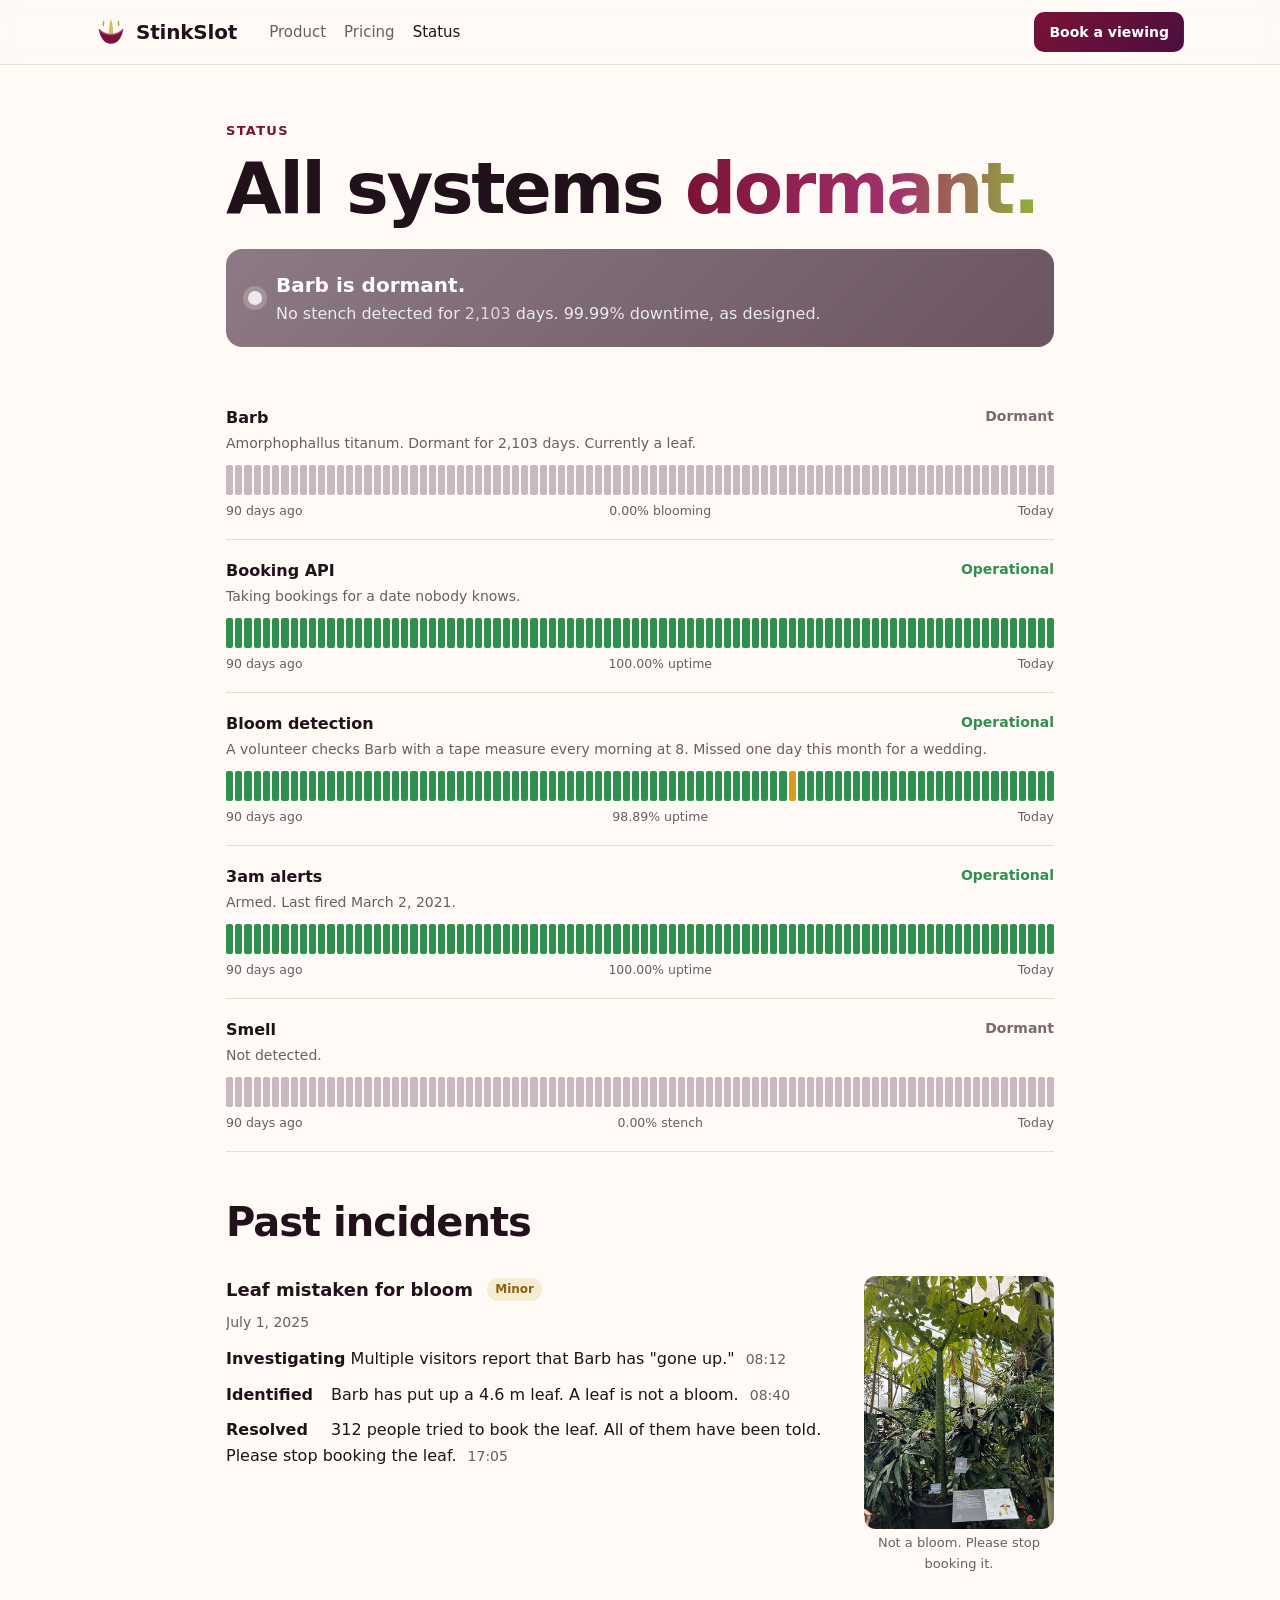
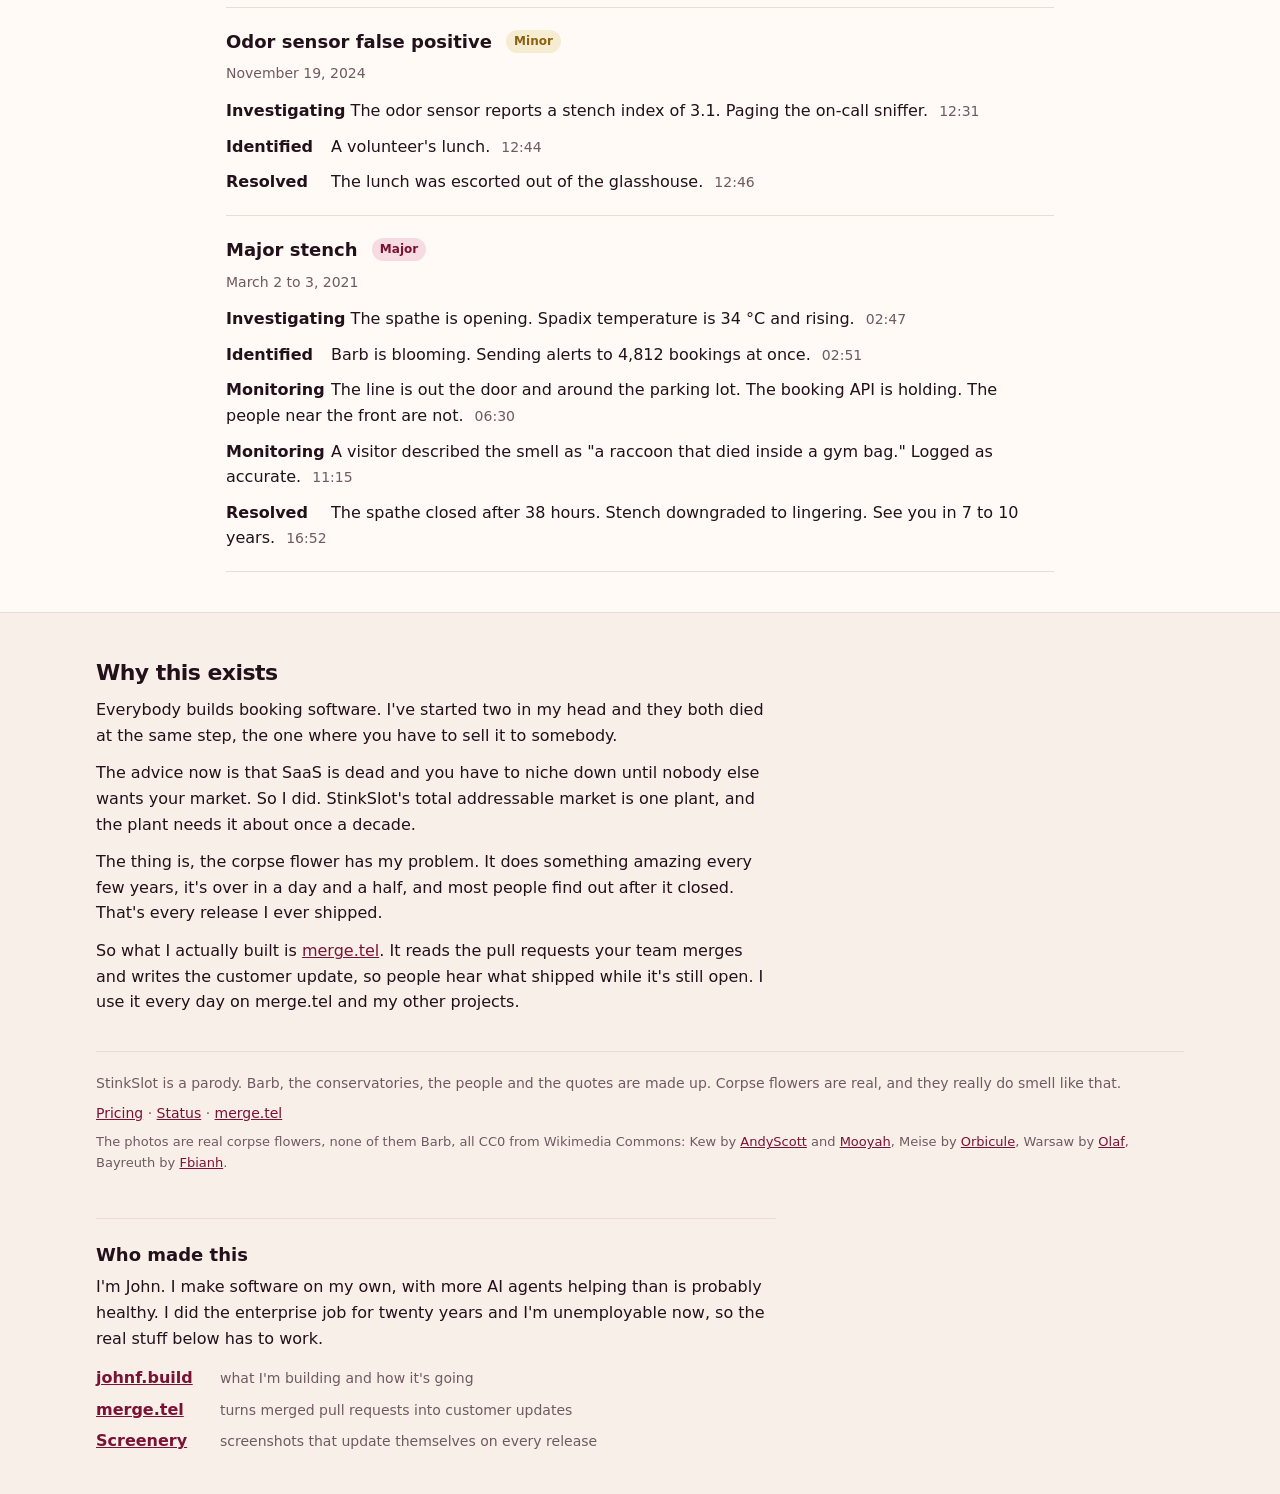
<file: status/index.html>
<!doctype html>
<html lang="en">
<head>
<meta charset="utf-8">
<meta name="viewport" content="width=device-width, initial-scale=1">
<title>Status · StinkSlot</title>
<meta name="description" content="StinkSlot system status. All systems dormant. A parody.">
<meta property="og:title" content="Status · StinkSlot">
<meta property="og:image" content="https://mergetel.github.io/stinkslot/assets/og.png">
<meta name="twitter:card" content="summary_large_image">
<link rel="icon" href="../assets/favicon.svg" type="image/svg+xml">
<link rel="stylesheet" href="../assets/site.css">
<style>
  .top { padding: 56px 0 8px; }
  .banner { display: flex; align-items: center; gap: 14px; margin: 24px 0 32px; padding: 20px 22px; border-radius: 16px; color: #fff; background: linear-gradient(135deg, #8d7a84, #6a5560); }
  .banner b { font-size: 20px; }
  .banner span { opacity: .85; }
  .dot { flex: none; width: 14px; height: 14px; border-radius: 50%; background: #fff; box-shadow: 0 0 0 5px rgba(255, 255, 255, .25); }

  .comp { padding: 18px 0; border-bottom: 1px solid var(--line); }
  .comp-head { display: flex; justify-content: space-between; gap: 12px; flex-wrap: wrap; }
  .comp-head b { font-size: 16px; }
  .comp-head .st { font-weight: 600; font-size: 14px; }
  .st.ok { color: var(--ok); }
  .st.dm { color: #7d6872; }
  .comp p { margin: 2px 0 10px; color: var(--muted); font-size: 14px; }
  .bars { display: grid; grid-template-columns: repeat(90, 1fr); gap: 2px; height: 30px; }
  .bars i { border-radius: 2px; background: var(--ok); }
  .bars.dm i { background: var(--dormant); }
  .bars i.blip { background: var(--warn); }
  .bars-foot { display: flex; justify-content: space-between; margin-top: 6px; color: var(--muted); font-size: 12.5px; }

  .incidents { margin-top: 48px; }
  .inc { padding: 20px 0; border-bottom: 1px solid var(--line); }
  .inc h3 { margin: 0 0 4px; }
  .inc time { color: var(--muted); font-size: 14px; }
  .inc ol { margin: 12px 0 0; padding: 0; list-style: none; display: grid; gap: 10px; }
  .inc li b { display: inline-block; min-width: 100px; }
  .inc li span { color: var(--muted); font-size: 14px; margin-left: 6px; }
  .inc-fig { float: right; width: 190px; margin: 0 0 12px 20px; }
  .inc-fig img { display: block; width: 100%; height: auto; aspect-ratio: 3 / 4; object-fit: cover; border-radius: 12px; }
  .inc-fig figcaption { margin-top: 4px; color: var(--muted); font-size: 13px; text-align: center; }
  .inc { overflow: hidden; }
  @media (max-width: 560px) { .inc-fig { float: none; width: 100%; margin: 12px 0; } .inc-fig img { aspect-ratio: 4 / 3; } }
  .sev { display: inline-block; margin-left: 8px; padding: 2px 8px; border-radius: 999px; font-size: 12px; font-weight: 700; vertical-align: 3px; }
  .sev.major { background: #f6dbe3; color: var(--brand); }
  .sev.minor { background: #f6ecd2; color: #8a6210; }
</style>
</head>
<body>
<header id="nav"></header>

<main class="wrap" style="max-width:860px">
  <section class="top">
    <p class="kicker">Status</p>
    <h1>All systems <span class="grad">dormant.</span></h1>
    <div class="banner"><span class="dot" aria-hidden="true"></span><div><b>Barb is dormant.</b><br><span>No stench detected for <span data-dormant>0</span> days. 99.99% downtime, as designed.</span></div></div>
  </section>

  <section aria-label="Components" id="comps"></section>

  <section class="incidents" aria-labelledby="past">
    <h2 id="past">Past incidents</h2>

    <article class="inc">
      <figure class="inc-fig">
        <img src="../assets/photos/leaf.jpg" width="640" height="853" loading="lazy" alt="A corpse flower in its leaf stage: one tall stalk with a canopy of leaflets">
        <figcaption>Not a bloom. Please stop booking it.</figcaption>
      </figure>
      <h3>Leaf mistaken for bloom <span class="sev minor">Minor</span></h3>
      <time datetime="2025-07-01">July 1, 2025</time>
      <ol>
        <li><b>Investigating</b> Multiple visitors report that Barb has "gone up." <span>08:12</span></li>
        <li><b>Identified</b> Barb has put up a 4.6 m leaf. A leaf is not a bloom. <span>08:40</span></li>
        <li><b>Resolved</b> 312 people tried to book the leaf. All of them have been told. Please stop booking the leaf. <span>17:05</span></li>
      </ol>
    </article>

    <article class="inc">
      <h3>Odor sensor false positive <span class="sev minor">Minor</span></h3>
      <time datetime="2024-11-19">November 19, 2024</time>
      <ol>
        <li><b>Investigating</b> The odor sensor reports a stench index of 3.1. Paging the on-call sniffer. <span>12:31</span></li>
        <li><b>Identified</b> A volunteer's lunch. <span>12:44</span></li>
        <li><b>Resolved</b> The lunch was escorted out of the glasshouse. <span>12:46</span></li>
      </ol>
    </article>

    <article class="inc">
      <h3>Major stench <span class="sev major">Major</span></h3>
      <time datetime="2021-03-02">March 2 to 3, 2021</time>
      <ol>
        <li><b>Investigating</b> The spathe is opening. Spadix temperature is 34 °C and rising. <span>02:47</span></li>
        <li><b>Identified</b> Barb is blooming. Sending alerts to 4,812 bookings at once. <span>02:51</span></li>
        <li><b>Monitoring</b> The line is out the door and around the parking lot. The booking API is holding. The people near the front are not. <span>06:30</span></li>
        <li><b>Monitoring</b> A visitor described the smell as "a raccoon that died inside a gym bag." Logged as accurate. <span>11:15</span></li>
        <li><b>Resolved</b> The spathe closed after 38 hours. Stench downgraded to lingering. See you in 7 to 10 years. <span>16:52</span></li>
      </ol>
    </article>
  </section>
</main>

<footer id="foot"></footer>
<script src="../assets/site.js"></script>
<script>
(() => {
  const days = window.BARB.daysDormant().toLocaleString('en-US');
  const COMPS = [
    { name: 'Barb', note: `Amorphophallus titanum. Dormant for ${days} days. Currently a leaf.`, st: 'Dormant', dm: true, pct: '0.00% blooming' },
    { name: 'Booking API', note: 'Taking bookings for a date nobody knows.', st: 'Operational', pct: '100.00% uptime' },
    { name: 'Bloom detection', note: 'A volunteer checks Barb with a tape measure every morning at 8. Missed one day this month for a wedding.', st: 'Operational', pct: '98.89% uptime', blip: [61] },
    { name: '3am alerts', note: 'Armed. Last fired March 2, 2021.', st: 'Operational', pct: '100.00% uptime' },
    { name: 'Smell', note: 'Not detected.', st: 'Dormant', dm: true, pct: '0.00% stench' },
  ];
  document.getElementById('comps').innerHTML = COMPS.map((c) => `
    <div class="comp">
      <div class="comp-head"><b>${c.name}</b><span class="st ${c.dm ? 'dm' : 'ok'}">${c.st}</span></div>
      <p>${c.note}</p>
      <div class="bars ${c.dm ? 'dm' : ''}" aria-hidden="true">${Array.from({ length: 90 }, (_, i) => `<i${c.blip && c.blip.includes(i) ? ' class="blip"' : ''}></i>`).join('')}</div>
      <div class="bars-foot"><span>90 days ago</span><span>${c.pct}</span><span>Today</span></div>
    </div>`).join('');
})();
</script>
</body>
</html>
</file>
<file: assets/site.css>
:root {
  --bg: #fffaf6;
  --soft: #f9efe9;
  --line: #eddcd3;
  --text: #22101a;
  --muted: #6f5a62;
  --brand: #7a1236;
  --brand-2: #4b0f3d;
  --brand-ink: #ffffff;
  --spadix: #d4bd5c;
  --stink: #8fb339;
  --ok: #2f8f4e;
  --warn: #d99a1e;
  --dormant: #c9b8c0;
  --radius: 16px;
  color-scheme: light;
}
* { box-sizing: border-box; }
html { scroll-behavior: smooth; }
body {
  margin: 0;
  background: var(--bg);
  color: var(--text);
  font: 16px/1.6 ui-sans-serif, system-ui, -apple-system, "Segoe UI", Roboto, sans-serif;
}
img, svg, canvas { max-width: 100%; }
a { color: var(--brand); }
.wrap { max-width: 1120px; margin: 0 auto; padding: 0 16px; }
.sr { position: absolute; width: 1px; height: 1px; overflow: hidden; clip: rect(0 0 0 0); white-space: nowrap; }

/* Nav */
#nav { position: sticky; top: 0; z-index: 10; background: rgba(255, 250, 246, .86); backdrop-filter: blur(10px); border-bottom: 1px solid var(--line); }
.navbar { display: flex; align-items: center; gap: 20px; height: 64px; }
.brand { display: inline-flex; align-items: center; gap: 10px; font-weight: 800; font-size: 20px; color: var(--text); text-decoration: none; letter-spacing: -.01em; }
.brand svg { width: 30px; height: 30px; }
#nav nav { display: flex; gap: 18px; margin-left: 12px; }
#nav nav a { color: var(--muted); text-decoration: none; font-weight: 500; font-size: 15px; }
#nav nav a:hover, #nav nav a[aria-current] { color: var(--text); }
#nav .btn { margin-left: auto; }

/* Buttons */
.btn { display: inline-flex; align-items: center; justify-content: center; gap: 8px; padding: 12px 20px; border-radius: 12px; border: 1px solid var(--line); background: #fff; color: var(--text); font: inherit; font-weight: 600; text-decoration: none; cursor: pointer; transition: transform .08s ease, box-shadow .15s ease; }
.btn:hover { box-shadow: 0 4px 14px rgba(60, 10, 30, .12); }
.btn:active { transform: translateY(1px); }
.btn-primary { background: linear-gradient(135deg, var(--brand), var(--brand-2)); border-color: transparent; color: var(--brand-ink); }
.btn-sm { padding: 8px 14px; font-size: 14px; border-radius: 10px; }
.btn[disabled] { opacity: .6; cursor: progress; }

/* Type */
.eyebrow { display: inline-flex; align-items: center; gap: 8px; margin: 0 0 18px; padding: 5px 12px 5px 6px; border-radius: 999px; background: var(--soft); border: 1px solid var(--line); color: var(--muted); font-size: 14px; font-weight: 500; text-decoration: none; }
.eyebrow b { padding: 2px 8px; border-radius: 999px; background: var(--stink); color: #fff; font-size: 12px; letter-spacing: .04em; }
h1 { margin: 0 0 18px; font-size: clamp(38px, 7vw, 72px); line-height: 1.02; letter-spacing: -.035em; }
.grad { background: linear-gradient(90deg, var(--brand), #a3326b 60%, var(--stink)); -webkit-background-clip: text; background-clip: text; color: transparent; }
h2 { margin: 0 0 12px; font-size: clamp(26px, 4vw, 40px); line-height: 1.1; letter-spacing: -.025em; }
h3 { margin: 0 0 6px; font-size: 18px; }
.lede { margin: 0 0 28px; max-width: 640px; color: var(--muted); font-size: clamp(17px, 2.2vw, 20px); }
.center { text-align: center; }
.center .lede { margin-left: auto; margin-right: auto; }
section.block { padding: 80px 0; }
section.block.soft { background: var(--soft); border-top: 1px solid var(--line); border-bottom: 1px solid var(--line); }
.kicker { margin: 0 0 10px; color: var(--brand); font-weight: 700; font-size: 13px; letter-spacing: .1em; text-transform: uppercase; }

/* Cards */
.card { background: #fff; border: 1px solid var(--line); border-radius: var(--radius); padding: 24px; }
.grid { display: grid; gap: 18px; }
.g3 { grid-template-columns: repeat(3, 1fr); }
.g2 { grid-template-columns: repeat(2, 1fr); }
.muted { color: var(--muted); }
.fine { color: var(--muted); font-size: 14px; }

/* Footer */
#foot { margin-top: 40px; border-top: 1px solid var(--line); background: var(--soft); }
.john { max-width: 680px; padding: 48px 0 24px; }
.john h2 { font-size: 22px; }
.john p { margin: 0 0 12px; }
.footbar { display: flex; flex-wrap: wrap; justify-content: space-between; gap: 8px 24px; padding: 20px 0 32px; border-top: 1px solid var(--line); color: var(--muted); font-size: 14px; }
.footbar p { margin: 0; }
.footbar .credits { flex-basis: 100%; order: 3; font-size: 13px; }
/* whois:start. The same block is on every mergetel satire site. Colours come from the site's own variables. */
.whois { margin: 12px 0 0; padding: 24px 0 40px; border-top: 1px solid var(--line, rgba(127, 127, 127, .3)); max-width: 680px; }
.whois h2 { margin: 0 0 8px; font-size: 18px; line-height: 1.3; letter-spacing: 0; }
.whois p { margin: 0 0 14px; }
.whois ul { display: grid; gap: 6px; margin: 0; padding: 0; list-style: none; }
.whois li { display: flex; flex-wrap: wrap; align-items: baseline; gap: 0 12px; }
.whois li a { min-width: 7em; font-weight: 600; }
.whois li span { color: var(--muted, inherit); font-size: 14px; }
/* whois:end */

/* Modal */
dialog { width: min(480px, calc(100vw - 32px)); padding: 0; border: 1px solid var(--line); border-radius: 20px; box-shadow: 0 30px 80px rgba(60, 10, 30, .3); }
dialog::backdrop { background: rgba(34, 16, 26, .45); backdrop-filter: blur(3px); }
.dlg { padding: 28px; }
.dlg h2 { font-size: 24px; }
.dlg p { margin: 0 0 14px; color: var(--muted); }
.dlg .actions { display: flex; justify-content: flex-end; gap: 10px; margin-top: 8px; }

/* Toast */
.toast { position: fixed; left: 50%; bottom: 24px; z-index: 50; max-width: calc(100vw - 32px); padding: 12px 18px; border-radius: 12px; background: var(--text); color: #fff; font-size: 15px; box-shadow: 0 12px 30px rgba(34, 16, 26, .3); transform: translate(-50%, 20px); opacity: 0; pointer-events: none; transition: opacity .2s ease, transform .2s ease; }
.toast.on { opacity: 1; transform: translate(-50%, 0); }

@media (max-width: 860px) {
  .g3 { grid-template-columns: 1fr; }
  .g2 { grid-template-columns: 1fr; }
  #nav nav { gap: 14px; margin-left: auto; }
  #nav nav a { font-size: 14px; }
  #nav nav a.home, #nav .btn { display: none; }
  section.block { padding: 56px 0; }
}
</file>
